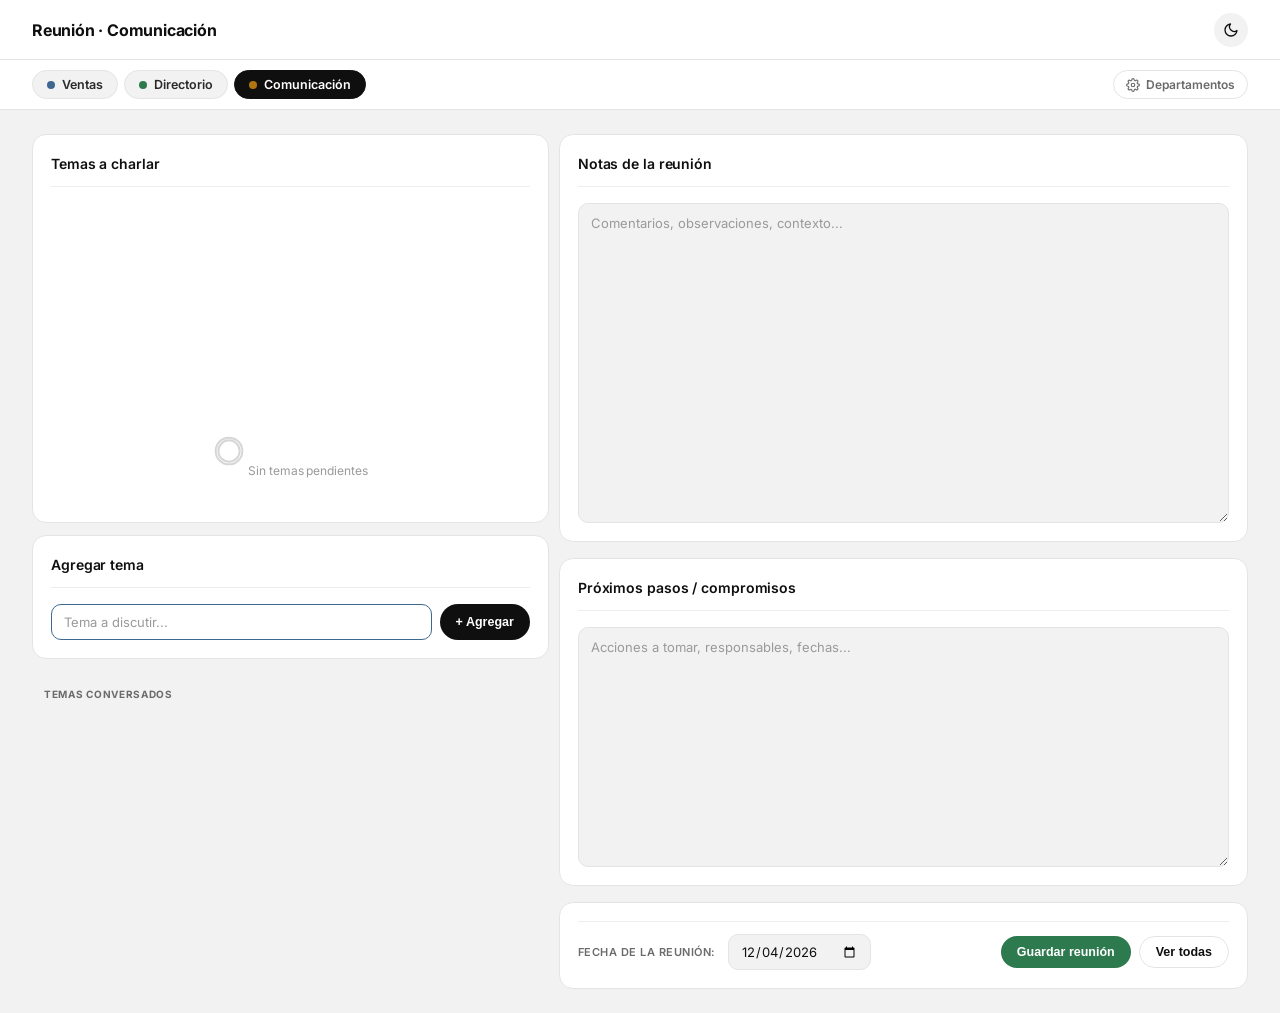
<file: index.html>
<!DOCTYPE html>
<html lang="es" data-theme="light">
<head>
    <meta charset="UTF-8">
    <meta name="viewport" content="width=device-width, initial-scale=1.0">
    <title>Dashboard Reuniones · Luctron</title>

    <!-- Pre-paint del tema (evita flash en dark mode) -->
    <script>
    (function () {
        try {
            var t = localStorage.getItem('lumi-reunion.theme');
            if (!t) t = window.matchMedia('(prefers-color-scheme: dark)').matches ? 'dark' : 'light';
            document.documentElement.setAttribute('data-theme', t);
        } catch (e) {
            document.documentElement.setAttribute('data-theme', 'light');
        }
    })();
    </script>

    <link rel="preconnect" href="https://fonts.googleapis.com">
    <link rel="preconnect" href="https://fonts.gstatic.com" crossorigin>
    <link href="https://fonts.googleapis.com/css2?family=Inter:wght@400;500;600;700&display=swap" rel="stylesheet">

    <style>
        /* === CSS Variables (LUMI Design System) === */
        :root {
            /* Paleta principal */
            --c-dark:           #000000;
            --c-midnight:       #0F0F0F;
            --c-deep-blue:      #0C2136;
            --c-misty-blue:     #3E688F;
            --c-white:          #FFFFFF;
            --c-light-gray:     #E8E8E8;
            --c-medium-gray:    #B0B0B0;

            /* Superficies (LIGHT) */
            --bg:               #F2F2F2;
            --surface:          #FFFFFF;
            --surface-2:        #FAFAFA;
            --surface-hover:    #F6F6F6;
            --feature-bg:       var(--c-deep-blue);

            --border:           #E4E4E4;
            --border-soft:      #EDEDED;
            --border-strong:    #D8D8D8;

            --text:             #0F0F0F;
            --text-2:           #2A2A2A;
            --muted:            #6B6B6B;
            --muted-2:          #9A9A9A;
            --on-dark:          #FFFFFF;
            --on-dark-muted:    #B7C3D1;

            --accent:           var(--c-deep-blue);
            --accent-2:         var(--c-misty-blue);
            --accent-soft:      #ECF1F7;

            /* Status */
            --verde:            #2E7A4F;
            --verde-bg:         #E8F4ED;
            --verde-border:     #B8DCC4;
            --rojo:             #B33B3A;
            --rojo-bg:          #FDECEC;
            --rojo-border:      #F5C9C8;

            /* Tipografía */
            --font: "Inter", ui-sans-serif, -apple-system, BlinkMacSystemFont,
                    "Segoe UI", Roboto, "Helvetica Neue", Arial, sans-serif;

            /* Layout */
            --radius:           14px;
            --radius-sm:        10px;
            --radius-xs:        6px;
            --pill:             999px;
        }

        [data-theme="dark"] {
            --bg:               #0A0A0A;
            --surface:          #131313;
            --surface-2:        #181818;
            --surface-hover:    #1E1E1E;

            --border:           #262626;
            --border-soft:      #1F1F1F;
            --border-strong:    #333333;

            --text:             #F5F5F5;
            --text-2:           #D6D6D6;
            --muted:            #8B8B8B;
            --muted-2:          #5F5F5F;

            --accent:           var(--c-misty-blue);
            --accent-2:         #5C8AB5;
            --accent-soft:      #14233A;

            --verde:            #62B689;
            --verde-bg:         rgba(46, 122, 79, .16);
            --rojo:             #E07D7C;
            --rojo-bg:          rgba(179, 59, 58, .16);
            --rojo-border:      rgba(179, 59, 58, .35);
        }

        /* === Reset & Base === */
        * { box-sizing: border-box; }
        html, body { margin: 0; padding: 0; height: 100%; }

        body {
            background: var(--bg);
            color: var(--text);
            font-family: var(--font);
            font-size: 13.5px;
            line-height: 1.5;
            -webkit-font-smoothing: antialiased;
            -moz-osx-font-smoothing: grayscale;
            letter-spacing: -0.005em;
            transition: background-color .15s, color .15s;
        }

        /* === Layout Principal === */
        .app-container {
            display: grid;
            grid-template-columns: 1fr;
            grid-template-rows: 60px 1fr;
            min-height: 100vh;
        }

        .topbar {
            background: var(--surface);
            border-bottom: 1px solid var(--border);
            padding: 0 32px;
            display: flex;
            align-items: center;
            justify-content: space-between;
            position: sticky;
            top: 0;
            z-index: 50;
        }

        .topbar-title {
            font-size: 16px;
            font-weight: 700;
            color: var(--text);
            letter-spacing: -0.2px;
        }

        .topbar-actions {
            display: flex;
            align-items: center;
            gap: 12px;
        }

        .theme-toggle {
            width: 34px;
            height: 34px;
            border-radius: 50%;
            background: var(--bg);
            border: none;
            display: flex;
            align-items: center;
            justify-content: center;
            cursor: pointer;
            transition: background-color .12s;
        }

        .theme-toggle:hover {
            background: var(--surface-hover);
        }

        .theme-toggle svg {
            width: 16px;
            height: 16px;
            stroke: currentColor;
            color: var(--text);
        }

        .theme-toggle .icon-sun { display: none; }
        .theme-toggle .icon-moon { display: block; }
        [data-theme="dark"] .theme-toggle .icon-sun { display: block; }
        [data-theme="dark"] .theme-toggle .icon-moon { display: none; }

        /* === Main Content === */
        .app-main {
            padding: 24px 32px;
            overflow-y: auto;
        }

        .layout-2col {
            display: grid;
            grid-template-columns: minmax(320px, 0.75fr) 1fr;
            gap: 10px;
            max-width: 1600px;
            margin: 0 auto;
        }

        @media (max-width: 768px) {
            .layout-2col {
                grid-template-columns: 1fr;
            }
        }

        /* === Card === */
        .card {
            background: var(--surface);
            border: 1px solid var(--border);
            border-radius: var(--radius);
            padding: 18px;
            transition: border-color .12s;
            display: flex;
            flex-direction: column;
            height: fit-content;
        }

        .card-header {
            display: flex;
            align-items: center;
            justify-content: space-between;
            margin-bottom: 16px;
            padding-bottom: 12px;
            border-bottom: 1px solid var(--border-soft);
        }

        .card-title {
            font-size: 14px;
            font-weight: 600;
            color: var(--text);
            letter-spacing: -0.1px;
        }

        .card-body {
            display: flex;
            flex-direction: column;
            gap: 8px;
        }

        /* === Temas List === */
        .temas-section {
            display: flex;
            flex-direction: column;
            gap: 12px;
        }

        .temas-list {
            display: flex;
            flex-direction: column;
            gap: 6px;
            min-height: 200px;
        }

        .tema-item {
            display: flex;
            align-items: center;
            gap: 10px;
            padding: 10px 12px;
            background: var(--surface-2);
            border: 1px solid var(--border-soft);
            border-radius: var(--radius-sm);
            cursor: grab;
            transition: background-color .12s, border-color .12s;
            user-select: none;
            -webkit-user-drag: none;
            touch-action: none;
        }

        .tema-item:hover {
            background: var(--surface-hover);
            border-color: var(--border-strong);
        }

        /* Item original mientras se arrastra su clon */
        .tema-item.drag-source {
            opacity: 0.35;
        }

        /* Clon flotante que sigue al cursor */
        .drag-clone {
            position: fixed;
            z-index: 1000;
            pointer-events: none;
            margin: 0;
            cursor: grabbing;
            box-shadow: 0 12px 28px rgba(0,0,0,0.18);
            background: var(--surface);
        }

        /* Línea indicadora de dónde se va a soltar */
        .drag-placeholder {
            height: 2px;
            background: var(--accent-2);
            border-radius: 2px;
            margin: 1px 0;
            flex-shrink: 0;
        }

        /* Lista resaltada como zona de drop activa */
        .temas-list.list-drop-active {
            outline: 2px dashed var(--accent-2);
            outline-offset: 4px;
            border-radius: var(--radius-sm);
        }

        /* Campo de texto resaltado al arrastrar un tema encima */
        textarea.campo-drop-active {
            outline: 2px dashed var(--accent-2);
            outline-offset: 2px;
            background: var(--surface) !important;
            border-color: var(--accent-2) !important;
        }

        body.dragging-active {
            cursor: grabbing;
            user-select: none;
        }

        .tema-item.conversado {
            opacity: 0.6;
        }

        .tema-item.conversado .tema-text {
            text-decoration: line-through;
            color: var(--muted);
        }

        .tema-checkbox {
            width: 18px;
            height: 18px;
            cursor: pointer;
            accent-color: var(--verde);
        }

        .tema-text {
            flex: 1;
            font-size: 13px;
            color: var(--text-2);
            transition: all .12s;
        }

        .tema-remove {
            width: 24px;
            height: 24px;
            background: transparent;
            border: none;
            color: var(--muted);
            cursor: pointer;
            padding: 4px;
            border-radius: var(--radius-xs);
            transition: all .12s;
            display: flex;
            align-items: center;
            justify-content: center;
        }

        .tema-remove:hover {
            background: var(--rojo-bg);
            color: var(--rojo);
        }

        .rojo { --rojo: #B33B3A; --rojo-bg: #FDECEC; }

        /* === Input Nuevo Tema === */
        .nuevo-tema-input-wrapper {
            display: flex;
            gap: 8px;
        }

        .nuevo-tema-input-wrapper input {
            flex: 1;
            min-width: 0;
        }

        input[type="text"], textarea {
            padding: 9px 12px;
            background: var(--bg);
            border: 1px solid var(--border);
            border-radius: var(--radius-sm);
            color: var(--text);
            font-size: 13px;
            font-family: inherit;
            transition: border-color .12s, background .12s;
        }

        input[type="text"]::placeholder, textarea::placeholder {
            color: var(--muted-2);
        }

        #notasTextarea, #proximosTextarea {
            width: 100%;
            resize: vertical;
            line-height: 1.55;
        }
        #notasTextarea { min-height: 320px; }
        #proximosTextarea { min-height: 240px; }

        input[type="text"]:focus, textarea:focus {
            outline: none;
            background: var(--surface);
            border-color: var(--accent-2);
        }

        .input-container {
            flex: 1;
        }

        /* === Botones === */
        .btn {
            border: none;
            border-radius: var(--pill);
            padding: 8px 16px;
            font-size: 12.5px;
            font-weight: 600;
            cursor: pointer;
            transition: all .12s;
            white-space: nowrap;
        }

        .btn-primary {
            background: var(--c-midnight);
            color: var(--c-white);
        }

        .btn-primary:hover {
            background: var(--c-dark);
        }

        [data-theme="dark"] .btn-primary {
            background: var(--c-misty-blue);
        }

        .btn-secondary {
            background: transparent;
            color: var(--text);
            border: 1px solid var(--border);
        }

        .btn-secondary:hover {
            border-color: var(--border-strong);
            background: var(--surface-hover);
        }

        /* === Notas === */
        .notas-container {
            display: flex;
            flex-direction: column;
            gap: 16px;
        }

        .notas-editor textarea {
            width: 100%;
            min-height: 200px;
            resize: vertical;
            padding: 12px;
            font-size: 13px;
        }

        .editor-toolbar {
            display: flex;
            gap: 8px;
            padding: 12px;
            background: var(--surface-2);
            border-radius: var(--radius-sm);
            border-bottom: 1px solid var(--border-soft);
            font-size: 11px;
            color: var(--muted);
            flex-wrap: wrap;
        }

        .editor-toolbar strong {
            font-weight: 600;
            color: var(--text);
        }

        /* === Fecha === */
        .fecha-section {
            display: flex;
            align-items: center;
            gap: 12px;
            padding-top: 12px;
            border-top: 1px solid var(--border-soft);
        }

        .fecha-label {
            font-size: 11px;
            font-weight: 600;
            text-transform: uppercase;
            letter-spacing: 0.5px;
            color: var(--muted);
        }

        input[type="date"] {
            padding: 8px 12px;
            background: var(--bg);
            border: 1px solid var(--border);
            border-radius: var(--radius-sm);
            color: var(--text);
            font-size: 13px;
            font-family: inherit;
        }

        /* === Empty State === */
        .empty-state {
            text-align: center;
            padding: 24px 12px;
            color: var(--muted-2);
            font-size: 12px;
        }

        .empty-state svg {
            width: 32px;
            height: 32px;
            margin-bottom: 8px;
            opacity: 0.4;
        }

        /* === Section Label === */
        .section-label {
            font-size: 10px;
            font-weight: 700;
            text-transform: uppercase;
            letter-spacing: 0.7px;
            color: var(--muted);
            margin-top: 16px;
            margin-bottom: 8px;
            padding: 0 12px;
        }

        /* === Barra de departamentos === */
        .dept-bar {
            display: flex; align-items: center; gap: 10px;
            padding: 10px 32px; background: var(--surface);
            border-bottom: 1px solid var(--border); flex-wrap: wrap;
        }
        .dept-tabs { display: flex; gap: 6px; flex-wrap: wrap; flex: 1; }
        .dept-tab {
            display: inline-flex; align-items: center; gap: 7px;
            padding: 6px 14px; border-radius: var(--pill);
            background: var(--bg); border: 1px solid var(--border);
            color: var(--text-2); font-size: 12.5px; font-weight: 600;
            font-family: inherit; cursor: pointer; transition: all .12s;
        }
        .dept-tab:hover { border-color: var(--border-strong); }
        .dept-tab.active { background: var(--c-midnight); color: #fff; border-color: var(--c-midnight); }
        [data-theme="dark"] .dept-tab.active { background: var(--c-misty-blue); border-color: var(--c-misty-blue); }
        .dept-dot { width: 8px; height: 8px; border-radius: 50%; flex-shrink: 0; }
        .dept-manage {
            display: inline-flex; align-items: center; gap: 6px;
            padding: 6px 12px; border-radius: var(--pill);
            background: transparent; border: 1px solid var(--border);
            color: var(--muted); font-size: 12px; font-weight: 600;
            font-family: inherit; cursor: pointer; transition: all .12s;
        }
        .dept-manage:hover { color: var(--text); border-color: var(--border-strong); background: var(--surface-hover); }

        /* === Acciones de fecha === */
        .fecha-actions { display: flex; gap: 8px; margin-left: auto; flex-wrap: wrap; }
        .btn-save { background: var(--verde); color: #fff; }
        .btn-save:hover { background: #256640; }

        /* === Modales === */
        .modal { position: fixed; inset: 0; z-index: 200; display: none; }
        .modal.open { display: block; }
        .modal-backdrop { position: absolute; inset: 0; background: rgba(0,0,0,.5); backdrop-filter: blur(3px); }
        .modal-window {
            position: relative; margin: 6vh auto; width: min(94vw, 540px);
            background: var(--surface); border: 1px solid var(--border);
            border-radius: var(--radius); box-shadow: 0 16px 48px rgba(0,0,0,.25);
            max-height: 86vh; display: flex; flex-direction: column;
        }
        .modal-window-lg { width: min(94vw, 720px); }
        .modal-header {
            display: flex; align-items: center; justify-content: space-between;
            padding: 16px 22px; border-bottom: 1px solid var(--border-soft);
            font-size: 15px; font-weight: 700;
        }
        .modal-x { background: 0; border: 0; font-size: 22px; line-height: 1; color: var(--muted); cursor: pointer; }
        .modal-x:hover { color: var(--text); }
        .modal-body { padding: 18px 22px 22px; overflow-y: auto; }
        .modal-actions { display: flex; justify-content: flex-end; gap: 8px; margin-top: 18px; }
        #nombreReunionInput { width: 100%; }
        .modal-check { display: flex; align-items: center; gap: 9px; margin-top: 14px; font-size: 12.5px; color: var(--text-2); cursor: pointer; }
        .modal-check input { width: 16px; height: 16px; cursor: pointer; accent-color: var(--verde); flex-shrink: 0; }

        .deptos-lista { display: flex; flex-direction: column; gap: 8px; margin-bottom: 6px; }
        .depto-row { display: flex; align-items: center; gap: 10px; }
        .depto-row .dept-dot { width: 10px; height: 10px; }
        .depto-row input { flex: 1; }
        .depto-row .btn-icon { background: transparent; border: 0; color: var(--muted); cursor: pointer; padding: 6px 9px; border-radius: var(--radius-xs); font-size: 16px; line-height: 1; }
        .depto-row .btn-icon:hover { color: var(--rojo); background: var(--rojo-bg); }
        .dept-add-row { display: flex; gap: 8px; padding-top: 14px; margin-top: 12px; border-top: 1px solid var(--border-soft); }
        .dept-add-row input { flex: 1; }

        .hist-toolbar { display: flex; align-items: center; justify-content: space-between; gap: 10px; margin-bottom: 16px; padding-bottom: 12px; border-bottom: 1px solid var(--border-soft); }
        .hist-toolbar .sel-info { display: inline-flex; align-items: center; gap: 8px; font-size: 12.5px; color: var(--muted); cursor: pointer; }
        .btn-danger { background: var(--rojo-bg); color: var(--rojo); border: 1px solid var(--rojo-border); border-radius: var(--pill); padding: 7px 14px; font-size: 12px; font-weight: 600; font-family: inherit; cursor: pointer; transition: all .12s; }
        .btn-danger:hover { background: var(--rojo); color: #fff; }
        .btn-danger[disabled] { opacity: .4; cursor: default; }
        .btn-danger[disabled]:hover { background: var(--rojo-bg); color: var(--rojo); }
        .hist-check { width: 16px; height: 16px; cursor: pointer; accent-color: var(--rojo); flex-shrink: 0; }

        .hist-grupo { margin-bottom: 18px; }
        .hist-grupo-tit { display: flex; align-items: center; gap: 8px; font-size: 11px; font-weight: 700; text-transform: uppercase; letter-spacing: .6px; color: var(--muted); margin-bottom: 8px; }
        .hist-count { background: var(--accent-soft); color: var(--accent); border-radius: var(--pill); padding: 1px 8px; font-size: 10.5px; }
        .hist-item { border: 1px solid var(--border); border-radius: var(--radius-sm); margin-bottom: 8px; overflow: hidden; }
        .hist-item-head { display: flex; align-items: center; gap: 12px; padding: 10px 14px; cursor: pointer; }
        .hist-item-head:hover { background: var(--surface-hover); }
        .hist-fecha { font-weight: 700; color: var(--text); font-size: 13px; }
        .hist-when { font-size: 11px; color: var(--muted-2); }
        .hist-del { margin-left: auto; background: transparent; border: 0; color: var(--muted); cursor: pointer; font-size: 18px; line-height: 1; padding: 2px 8px; border-radius: var(--radius-xs); }
        .hist-del:hover { color: var(--rojo); background: var(--rojo-bg); }
        .hist-detalle { display: none; padding: 6px 14px 14px; border-top: 1px solid var(--border-soft); font-size: 12.5px; }
        .hist-item.open .hist-detalle { display: block; }
        .hist-detalle h4 { font-size: 10.5px; text-transform: uppercase; letter-spacing: .5px; color: var(--muted); margin: 10px 0 4px; }
        .hist-detalle ul { margin: 0; padding-left: 18px; color: var(--text-2); }
        .hist-detalle p { margin: 0; white-space: pre-wrap; color: var(--text-2); }
        .hist-share { display: flex; gap: 8px; margin-top: 16px; padding-top: 12px; border-top: 1px solid var(--border-soft); flex-wrap: wrap; }
        .btn-share { display: inline-flex; align-items: center; gap: 6px; padding: 6px 12px; border-radius: var(--pill); font-size: 11.5px; font-weight: 600; font-family: inherit; cursor: pointer; border: 1px solid var(--border); background: var(--surface); color: var(--text-2); transition: all .12s; }
        .btn-share:hover { border-color: var(--border-strong); background: var(--surface-hover); }
        .btn-share svg { width: 14px; height: 14px; }
        .btn-share.wa:hover { border-color: #25D366; color: #1a8a45; }
        .btn-share.pdf:hover { border-color: var(--accent-2); color: var(--accent); }

        .toast { position: fixed; bottom: 20px; right: 20px; background: var(--c-midnight); color: #fff; padding: 12px 20px; border-radius: var(--radius-sm); font-size: 13px; font-weight: 600; z-index: 1000; box-shadow: 0 12px 28px rgba(0,0,0,.18); opacity: 0; transform: translateY(16px); transition: all .2s; pointer-events: none; }
        .toast.show { opacity: 1; transform: translateY(0); }
        .toast.success { background: var(--verde); }
        .toast.error { background: var(--rojo); }

        /* === Responsive === */
        @media (max-width: 768px) {
            .app-main {
                padding: 16px;
            }

            .topbar {
                padding: 0 16px;
            }

            .dept-bar { padding: 10px 16px; }

            .layout-2col {
                gap: 16px;
            }
        }
        @media (max-width: 600px) {
            .fecha-section { flex-wrap: wrap; }
            .fecha-actions { margin-left: 0; }
        }
    </style>
</head>
<body>
    <div class="app-container">
        <!-- TOPBAR -->
        <header class="topbar">
            <span class="topbar-title" id="topbarTitle">Reunión</span>
            <div class="topbar-actions">
                <button class="theme-toggle" id="themeToggle" aria-label="Cambiar tema">
                    <svg class="icon-sun" viewBox="0 0 24 24" fill="none" stroke="currentColor" stroke-width="2" stroke-linecap="round" stroke-linejoin="round">
                        <circle cx="12" cy="12" r="5"></circle>
                        <line x1="12" y1="1" x2="12" y2="3"></line>
                        <line x1="12" y1="21" x2="12" y2="23"></line>
                        <line x1="4.22" y1="4.22" x2="5.64" y2="5.64"></line>
                        <line x1="18.36" y1="18.36" x2="19.78" y2="19.78"></line>
                        <line x1="1" y1="12" x2="3" y2="12"></line>
                        <line x1="21" y1="12" x2="23" y2="12"></line>
                        <line x1="4.22" y1="19.78" x2="5.64" y2="18.36"></line>
                        <line x1="18.36" y1="5.64" x2="19.78" y2="4.22"></line>
                    </svg>
                    <svg class="icon-moon" viewBox="0 0 24 24" fill="none" stroke="currentColor" stroke-width="2" stroke-linecap="round" stroke-linejoin="round">
                        <path d="M21 12.79A9 9 0 1 1 11.21 3 7 7 0 0 0 21 12.79z"></path>
                    </svg>
                </button>
            </div>
        </header>

        <!-- BARRA DE DEPARTAMENTOS -->
        <nav class="dept-bar">
            <div class="dept-tabs" id="deptTabs"></div>
            <button class="dept-manage" id="deptManageBtn" title="Administrar departamentos">
                <svg viewBox="0 0 24 24" fill="none" stroke="currentColor" stroke-width="2" stroke-linecap="round" stroke-linejoin="round" style="width:14px;height:14px">
                    <circle cx="12" cy="12" r="3"></circle>
                    <path d="M19.4 15a1.65 1.65 0 0 0 .33 1.82l.06.06a2 2 0 1 1-2.83 2.83l-.06-.06a1.65 1.65 0 0 0-1.82-.33 1.65 1.65 0 0 0-1 1.51V21a2 2 0 0 1-4 0v-.09A1.65 1.65 0 0 0 9 19.4a1.65 1.65 0 0 0-1.82.33l-.06.06a2 2 0 1 1-2.83-2.83l.06-.06a1.65 1.65 0 0 0 .33-1.82 1.65 1.65 0 0 0-1.51-1H3a2 2 0 0 1 0-4h.09A1.65 1.65 0 0 0 4.6 9a1.65 1.65 0 0 0-.33-1.82l-.06-.06a2 2 0 1 1 2.83-2.83l.06.06a1.65 1.65 0 0 0 1.82.33H9a1.65 1.65 0 0 0 1-1.51V3a2 2 0 0 1 4 0v.09a1.65 1.65 0 0 0 1 1.51 1.65 1.65 0 0 0 1.82-.33l.06-.06a2 2 0 1 1 2.83 2.83l-.06.06a1.65 1.65 0 0 0-.33 1.82V9a1.65 1.65 0 0 0 1.51 1H21a2 2 0 0 1 0 4h-.09a1.65 1.65 0 0 0-1.51 1z"></path>
                </svg>
                Departamentos
            </button>
        </nav>

        <!-- MAIN CONTENT -->
        <main class="app-main">
            <div class="layout-2col">
                <!-- COLUMNA IZQUIERDA: TEMAS -->
                <div class="temas-section">
                    <div class="card">
                        <div class="card-header">
                            <span class="card-title">Temas a charlar</span>
                        </div>
                        <div class="card-body">
                            <div id="temasACharlar" class="temas-list"></div>
                            <div class="empty-state" id="emptyStateCharlar" style="display: none;">
                                <svg viewBox="0 0 24 24" fill="none" stroke="currentColor" stroke-width="1.5">
                                    <path d="M12 2C6.48 2 2 6.48 2 12s4.48 10 10 10 10-4.48 10-10S17.52 2 12 2zm0 18c-4.42 0-8-3.58-8-8s3.58-8 8-8 8 3.58 8 8-3.58 8-8 8z"></path>
                                </svg>
                                Sin temas pendientes
                            </div>
                        </div>
                    </div>

                    <div class="card">
                        <div class="card-header">
                            <span class="card-title">Agregar tema</span>
                        </div>
                        <div class="card-body">
                            <div class="nuevo-tema-input-wrapper">
                                <input type="text" id="nuevoTemaInput" placeholder="Tema a discutir..." />
                                <button class="btn btn-primary" id="agregarTemaBtn">+ Agregar</button>
                            </div>
                        </div>
                    </div>

                    <div class="section-label">Temas conversados</div>
                    <div id="temasConversados" class="temas-list" style="opacity: 0.6;"></div>
                </div>

                <!-- COLUMNA DERECHA: NOTAS -->
                <div class="notas-container">
                    <div class="card">
                        <div class="card-header">
                            <span class="card-title">Notas de la reunión</span>
                        </div>
                        <div class="card-body">
                            <textarea id="notasTextarea" placeholder="Comentarios, observaciones, contexto..."></textarea>
                        </div>
                    </div>

                    <div class="card">
                        <div class="card-header">
                            <span class="card-title">Próximos pasos / compromisos</span>
                        </div>
                        <div class="card-body">
                            <textarea id="proximosTextarea" placeholder="Acciones a tomar, responsables, fechas..."></textarea>
                        </div>
                    </div>

                    <div class="card">
                        <div class="fecha-section">
                            <span class="fecha-label">Fecha de la reunión:</span>
                            <input type="date" id="fechaReunion" />
                            <div class="fecha-actions">
                                <button class="btn btn-save" id="guardarReunionBtn">Guardar reunión</button>
                                <button class="btn btn-secondary" id="verTodasBtn">Ver todas</button>
                            </div>
                        </div>
                    </div>
                </div>
            </div>
        </main>
    </div>

    <!-- MODAL: Administrar departamentos -->
    <div class="modal" id="modalDeptos">
        <div class="modal-backdrop" data-close></div>
        <div class="modal-window">
            <div class="modal-header"><span>Administrar departamentos</span><button class="modal-x" data-close>&times;</button></div>
            <div class="modal-body">
                <div id="deptosLista" class="deptos-lista"></div>
                <div class="dept-add-row">
                    <input type="text" id="nuevoDeptoInput" placeholder="Nuevo departamento..." />
                    <button class="btn btn-primary" id="agregarDeptoBtn">+ Agregar</button>
                </div>
            </div>
        </div>
    </div>

    <!-- MODAL: Historial de reuniones -->
    <div class="modal" id="modalHistorial">
        <div class="modal-backdrop" data-close></div>
        <div class="modal-window modal-window-lg">
            <div class="modal-header"><span>Reuniones guardadas</span><button class="modal-x" data-close>&times;</button></div>
            <div class="modal-body" id="histContenido"></div>
        </div>
    </div>

    <!-- MODAL: Guardar reunión (nombre) -->
    <div class="modal" id="modalGuardar">
        <div class="modal-backdrop" data-close></div>
        <div class="modal-window" style="width:min(94vw,440px)">
            <div class="modal-header"><span>Guardar reunión</span><button class="modal-x" data-close>&times;</button></div>
            <div class="modal-body">
                <label class="fecha-label" for="nombreReunionInput" style="display:block;margin-bottom:8px">Nombre de la reunión (opcional)</label>
                <input type="text" id="nombreReunionInput" placeholder="Ej: Reunión semanal, Cierre de mes..." />
                <label class="modal-check" for="mantenerProximosCheck">
                    <input type="checkbox" id="mantenerProximosCheck" />
                    <span>Mantener los próximos pasos para la próxima reunión</span>
                </label>
                <div class="modal-actions">
                    <button class="btn btn-secondary" data-close>Cancelar</button>
                    <button class="btn btn-save" id="confirmarGuardarBtn">Guardar</button>
                </div>
            </div>
        </div>
    </div>

    <div class="toast" id="toast"></div>

    <script>
        // === Modelo de estado (multi-departamento) ===
        const STORAGE_KEY = 'lumi-reunion-v2';
        const PALETA = ['#3E688F', '#2E7A4F', '#B07410', '#6d4aad', '#B33B3A', '#0C2136'];

        function hoy() { return new Date().toISOString().split('T')[0]; }
        function nuevoDepto() { return { temas: [], notas: '', proximos: '', fecha: hoy() }; }

        function estadoInicial() {
            return {
                departamentos: [
                    { id: 'ventas',       nombre: 'Ventas',       color: '#3E688F' },
                    { id: 'directorio',   nombre: 'Directorio',   color: '#2E7A4F' },
                    { id: 'comunicacion', nombre: 'Comunicación', color: '#B07410' }
                ],
                deptoActivo: 'comunicacion',
                porDepto: { ventas: nuevoDepto(), directorio: nuevoDepto(), comunicacion: nuevoDepto() },
                reuniones: []
            };
        }

        let state = estadoInicial();

        // === Elementos DOM ===
        const temasACharlarEl = document.getElementById('temasACharlar');
        const temasConversadosEl = document.getElementById('temasConversados');
        const emptyStateCharlarEl = document.getElementById('emptyStateCharlar');
        const notasTextarea = document.getElementById('notasTextarea');
        const proximosTextarea = document.getElementById('proximosTextarea');
        const fechaInput = document.getElementById('fechaReunion');
        const nuevoTemaInput = document.getElementById('nuevoTemaInput');
        const agregarTemaBtn = document.getElementById('agregarTemaBtn');
        const themeToggle = document.getElementById('themeToggle');
        const topbarTitle = document.getElementById('topbarTitle');
        const deptTabsEl = document.getElementById('deptTabs');

        // Datos del departamento activo
        function dd() { return state.porDepto[state.deptoActivo]; }
        function deptoActivoObj() { return state.departamentos.find(d => d.id === state.deptoActivo) || state.departamentos[0]; }

        // === Persistencia ===
        function guardarDatos() {
            try { localStorage.setItem(STORAGE_KEY, JSON.stringify(state)); }
            catch (e) { console.warn('No se pudo guardar en localStorage', e); }
        }

        function normalizar() {
            if (!Array.isArray(state.departamentos) || !state.departamentos.length) state.departamentos = estadoInicial().departamentos;
            if (!state.porDepto || typeof state.porDepto !== 'object') state.porDepto = {};
            state.departamentos.forEach(d => { if (!state.porDepto[d.id]) state.porDepto[d.id] = nuevoDepto(); });
            if (!Array.isArray(state.reuniones)) state.reuniones = [];
            if (!state.porDepto[state.deptoActivo]) state.deptoActivo = state.departamentos[0].id;
            Object.values(state.porDepto).forEach(dp => {
                if (!Array.isArray(dp.temas)) dp.temas = [];
                dp.temas.forEach(t => { if (t.id == null) t.id = Date.now() + Math.random(); });
            });
        }

        function cargarDatos() {
            try {
                const nuevo = localStorage.getItem(STORAGE_KEY);
                if (nuevo) { state = JSON.parse(nuevo); normalizar(); return; }
                // Migrar formato viejo (una sola reunión, era de Comunicación)
                const viejo = localStorage.getItem('lumi-reunion-data');
                if (viejo) {
                    const p = JSON.parse(viejo);
                    state.porDepto.comunicacion = {
                        temas: p.temas || [], notas: p.notas || '', proximos: p.proximos || '', fecha: p.fecha || hoy()
                    };
                    state.deptoActivo = 'comunicacion';
                }
                normalizar();
            } catch (e) { console.warn('Error cargando datos', e); normalizar(); }
        }

        // === Render ===
        function crearTemaItem(tema) {
            const li = document.createElement('div');
            li.className = 'tema-item' + (tema.conversado ? ' conversado' : '');
            li.dataset.id = tema.id;
            li.innerHTML = `
                <input type="checkbox" class="tema-checkbox" ${tema.conversado ? 'checked' : ''} />
                <span class="tema-text">${escapeHtml(tema.texto)}</span>
                <button class="tema-remove" aria-label="Eliminar">
                    <svg viewBox="0 0 24 24" fill="none" stroke="currentColor" stroke-width="2" stroke-linecap="round" stroke-linejoin="round" style="width: 16px; height: 16px;">
                        <line x1="18" y1="6" x2="6" y2="18"></line>
                        <line x1="6" y1="6" x2="18" y2="18"></line>
                    </svg>
                </button>
            `;

            // Checkbox: mover entre listas
            li.querySelector('.tema-checkbox').addEventListener('change', (e) => {
                tema.conversado = e.target.checked;
                guardarDatos();
                renderTemas();
            });

            // Eliminar
            li.querySelector('.tema-remove').addEventListener('click', () => {
                dd().temas = dd().temas.filter(t => t.id !== tema.id);
                guardarDatos();
                renderTemas();
            });

            // Iniciar arrastre con pointer events
            li.addEventListener('pointerdown', (e) => iniciarArrastre(e, tema, li));

            return li;
        }

        function renderTemas() {
            temasACharlarEl.innerHTML = '';
            temasConversadosEl.innerHTML = '';

            const temasActivos = dd().temas.filter(t => !t.conversado);
            const temasCompletos = dd().temas.filter(t => t.conversado);

            emptyStateCharlarEl.style.display = temasActivos.length === 0 ? 'block' : 'none';

            temasActivos.forEach(tema => temasACharlarEl.appendChild(crearTemaItem(tema)));
            temasCompletos.forEach(tema => temasConversadosEl.appendChild(crearTemaItem(tema)));
        }

        // === Drag & Drop con Pointer Events (robusto, sirve en desktop y táctil) ===
        let drag = null;
        const DRAG_THRESHOLD = 5;

        // Kill switch global: jamás dejamos que arranque el drag NATIVO del navegador.
        // El drag nativo dispara 'dragstart' y CORTA los pointer events (pointerup nunca
        // llega), que era exactamente la causa del bug. Cancelándolo, los pointer events
        // siguen fluyendo y nuestro drag funciona siempre.
        document.addEventListener('dragstart', (e) => e.preventDefault());

        function iniciarArrastre(e, tema, itemEl) {
            // Solo botón primario; ignorar clicks en checkbox o botón eliminar
            if (e.button !== 0) return;
            if (e.target.closest('.tema-checkbox') || e.target.closest('.tema-remove')) return;

            // Evita que el navegador inicie una selección de texto al arrastrar
            e.preventDefault();

            // Captura el puntero para garantizar que pointermove/pointerup lleguen
            // aunque el cursor salga del elemento o de la ventana.
            try { itemEl.setPointerCapture(e.pointerId); } catch (err) {}

            const rect = itemEl.getBoundingClientRect();
            drag = {
                tema,
                itemEl,
                pointerId: e.pointerId,
                startX: e.clientX,
                startY: e.clientY,
                offsetX: e.clientX - rect.left,
                offsetY: e.clientY - rect.top,
                width: rect.width,
                started: false,
                clone: null,
                placeholder: null
            };
        }

        function comenzarArrastreVisual(e) {
            drag.started = true;
            document.body.classList.add('dragging-active');

            const clone = drag.itemEl.cloneNode(true);
            clone.classList.add('drag-clone');
            clone.style.width = drag.width + 'px';
            clone.style.left = (e.clientX - drag.offsetX) + 'px';
            clone.style.top = (e.clientY - drag.offsetY) + 'px';
            document.body.appendChild(clone);
            drag.clone = clone;

            drag.itemEl.classList.add('drag-source');

            const ph = document.createElement('div');
            ph.className = 'drag-placeholder';
            drag.placeholder = ph;
        }

        function listaBajoCursor(e) {
            // Ocultar el clon para que elementFromPoint vea lo que hay debajo
            drag.clone.style.display = 'none';
            const el = document.elementFromPoint(e.clientX, e.clientY);
            drag.clone.style.display = '';

            if (el) {
                if (el.closest('#temasConversados')) return temasConversadosEl;
                if (el.closest('#temasACharlar')) return temasACharlarEl;
            }
            // Fallback: test por rectángulo (cubre zonas vacías de la lista)
            const dentro = (elem) => {
                const r = elem.getBoundingClientRect();
                return e.clientX >= r.left && e.clientX <= r.right && e.clientY >= r.top && e.clientY <= r.bottom;
            };
            if (dentro(temasConversadosEl)) return temasConversadosEl;
            if (dentro(temasACharlarEl)) return temasACharlarEl;
            return null;
        }

        function indiceDestino(listaEl, clientY) {
            const items = [...listaEl.querySelectorAll('.tema-item')].filter(x => x !== drag.itemEl);
            for (let i = 0; i < items.length; i++) {
                const r = items[i].getBoundingClientRect();
                if (clientY < r.top + r.height / 2) return { idx: i, beforeEl: items[i] };
            }
            return { idx: items.length, beforeEl: null };
        }

        // Campos de texto donde se puede soltar un tema para copiar su texto
        const CAMPOS_DESTINO = ['notasTextarea', 'proximosTextarea'];

        function campoBajoCursor(e) {
            drag.clone.style.display = 'none';
            const el = document.elementFromPoint(e.clientX, e.clientY);
            drag.clone.style.display = '';
            if (el) {
                const ta = el.closest('#notasTextarea, #proximosTextarea');
                if (ta) return ta;
            }
            // Fallback por rectángulo
            for (const id of CAMPOS_DESTINO) {
                const t = document.getElementById(id);
                if (!t) continue;
                const r = t.getBoundingClientRect();
                if (e.clientX >= r.left && e.clientX <= r.right && e.clientY >= r.top && e.clientY <= r.bottom) return t;
            }
            return null;
        }

        function limpiarResaltadoCampos() {
            CAMPOS_DESTINO.forEach(id => {
                const t = document.getElementById(id);
                if (t) t.classList.remove('campo-drop-active');
            });
        }

        function insertarTemaEnCampo(textarea, texto) {
            const actual = textarea.value;
            const sep = (actual && !actual.endsWith('\n')) ? '\n' : '';
            textarea.value = actual + sep + '• ' + texto;
            // Dispara el auto-guardado (los listeners de input ya sincronizan el estado)
            textarea.dispatchEvent(new Event('input', { bubbles: true }));
        }

        document.addEventListener('pointermove', (e) => {
            if (!drag) return;

            if (!drag.started) {
                if (Math.hypot(e.clientX - drag.startX, e.clientY - drag.startY) < DRAG_THRESHOLD) return;
                comenzarArrastreVisual(e);
            }

            drag.clone.style.left = (e.clientX - drag.offsetX) + 'px';
            drag.clone.style.top = (e.clientY - drag.offsetY) + 'px';

            temasACharlarEl.classList.remove('list-drop-active');
            temasConversadosEl.classList.remove('list-drop-active');
            limpiarResaltadoCampos();

            // Prioridad 1: ¿está sobre un campo de texto (Notas / Próximos pasos)?
            const campo = campoBajoCursor(e);
            if (campo) {
                if (drag.placeholder.parentNode) drag.placeholder.remove();
                campo.classList.add('campo-drop-active');
                return;
            }

            // Prioridad 2: ¿está sobre una de las listas?
            const lista = listaBajoCursor(e);
            if (!lista) {
                if (drag.placeholder.parentNode) drag.placeholder.remove();
                return;
            }
            lista.classList.add('list-drop-active');
            const { beforeEl } = indiceDestino(lista, e.clientY);
            if (beforeEl) lista.insertBefore(drag.placeholder, beforeEl);
            else lista.appendChild(drag.placeholder);
        });

        document.addEventListener('pointerup', (e) => {
            if (!drag) return;

            if (drag.started) {
                // Prioridad 1: soltar sobre un campo de texto → copiar el texto del tema
                const campo = campoBajoCursor(e);
                if (campo) {
                    insertarTemaEnCampo(campo, drag.tema.texto);
                    finalizarArrastre();
                } else {
                    // Prioridad 2: soltar sobre una lista → reordenar / mover a conversados
                    const lista = listaBajoCursor(e);
                    if (lista) {
                        const aConversados = (lista === temasConversadosEl);
                        const { idx } = indiceDestino(lista, e.clientY);
                        moverTema(drag.tema, aConversados, idx);
                    }
                    finalizarArrastre();
                    guardarDatos();
                    renderTemas();
                }
            } else {
                finalizarArrastre();
            }
            drag = null;
        });

        // Si el gesto se cancela (ej. touch interrumpido), limpiar sin reordenar
        document.addEventListener('pointercancel', () => {
            if (!drag) return;
            if (drag.started) finalizarArrastre();
            drag = null;
        });

        // === Diagnóstico opcional (agregar ?debug=1 a la URL) ===
        if (location.search.includes('debug')) {
            const box = document.createElement('div');
            box.style.cssText = 'position:fixed;top:8px;right:8px;z-index:99999;background:#000;color:#0f0;font:12px/1.4 monospace;padding:10px;border-radius:8px;max-width:340px;white-space:pre-wrap;pointer-events:none;box-shadow:0 4px 16px rgba(0,0,0,.5)';
            document.body.appendChild(box);
            let pd = 0, pm = 0, pu = 0, ds = 0, lastDrop = '-', capture = '-';
            const pintar = () => {
                box.textContent =
                    `pointerdown:${pd}  pointermove:${pm}  pointerup:${pu}\n` +
                    `dragstart-nativo:${ds}\n` +
                    `setPointerCapture:${capture}\n` +
                    `lista-al-soltar:${lastDrop}\n` +
                    `--- orden actual ---\n` +
                    dd().temas.map(t => (t.conversado ? '✓ ' : '• ') + t.texto).join('\n');
            };
            document.addEventListener('dragstart', () => { ds++; pintar(); }, true);
            document.addEventListener('pointerdown', (e) => {
                pd++;
                const it = e.target.closest && e.target.closest('.tema-item');
                if (it) { try { it.setPointerCapture(e.pointerId); capture = 'OK'; it.releasePointerCapture(e.pointerId); } catch (err) { capture = 'FALLO: ' + err.message; } }
                pintar();
            }, true);
            document.addEventListener('pointermove', () => { pm++; pintar(); }, true);
            document.addEventListener('pointerup', (e) => {
                pu++;
                if (drag && drag.started) {
                    const l = listaBajoCursor(e);
                    lastDrop = l === temasConversadosEl ? 'CONVERSADOS' : (l === temasACharlarEl ? 'A CHARLAR' : 'NULL (fuera)');
                } else {
                    lastDrop = 'sin-drag-activo';
                }
                setTimeout(pintar, 0);
            }, true);
            pintar();
        }

        function finalizarArrastre() {
            document.body.classList.remove('dragging-active');
            temasACharlarEl.classList.remove('list-drop-active');
            temasConversadosEl.classList.remove('list-drop-active');
            limpiarResaltadoCampos();
            if (drag.clone) drag.clone.remove();
            if (drag.placeholder && drag.placeholder.parentNode) drag.placeholder.remove();
            if (drag.itemEl) drag.itemEl.classList.remove('drag-source');
        }

        function moverTema(tema, aConversados, insertIdx) {
            let activos = dd().temas.filter(t => !t.conversado && t !== tema);
            let conversados = dd().temas.filter(t => t.conversado && t !== tema);

            tema.conversado = aConversados;
            const destino = aConversados ? conversados : activos;

            insertIdx = Math.max(0, Math.min(insertIdx, destino.length));
            destino.splice(insertIdx, 0, tema);

            dd().temas = [...activos, ...conversados];
        }

        function setupDragTargets() { /* listeners globales ya registrados arriba */ }

        // === Agregar Tema ===
        function agregarTema() {
            const texto = nuevoTemaInput.value.trim();
            if (!texto) return;

            dd().temas.push({
                id: Date.now() + Math.random(),
                texto,
                conversado: false
            });

            nuevoTemaInput.value = '';
            nuevoTemaInput.focus();
            guardarDatos();
            renderTemas();
        }

        agregarTemaBtn.addEventListener('click', agregarTema);
        nuevoTemaInput.addEventListener('keypress', (e) => {
            if (e.key === 'Enter') agregarTema();
        });

        // === Notas Auto-save (sobre el departamento activo) ===
        notasTextarea.addEventListener('input', () => {
            dd().notas = notasTextarea.value;
            guardarDatos();
        });

        proximosTextarea.addEventListener('input', () => {
            dd().proximos = proximosTextarea.value;
            guardarDatos();
        });

        fechaInput.addEventListener('change', () => {
            dd().fecha = fechaInput.value;
            guardarDatos();
        });

        // === Theme Toggle ===
        themeToggle.addEventListener('click', () => {
            const html = document.documentElement;
            const current = html.getAttribute('data-theme') || 'light';
            const next = current === 'dark' ? 'light' : 'dark';
            html.setAttribute('data-theme', next);
            try {
                localStorage.setItem('lumi-reunion.theme', next);
            } catch (e) {}
        });

        // === Utilidades ===
        function escapeHtml(text) {
            const div = document.createElement('div');
            div.textContent = text;
            return div.innerHTML;
        }

        // === Departamentos: tabs y cambio ===
        function renderTabs() {
            deptTabsEl.innerHTML = '';
            state.departamentos.forEach(dep => {
                const b = document.createElement('button');
                b.className = 'dept-tab' + (dep.id === state.deptoActivo ? ' active' : '');
                b.innerHTML = `<span class="dept-dot" style="background:${dep.color}"></span>${escapeHtml(dep.nombre)}`;
                b.addEventListener('click', () => switchDepto(dep.id));
                deptTabsEl.appendChild(b);
            });
        }

        function switchDepto(id) {
            if (!state.porDepto[id]) state.porDepto[id] = nuevoDepto();
            state.deptoActivo = id;
            guardarDatos();
            actualizarTitulo();
            renderTabs();
            sincronizarCampos();
            renderTemas();
        }

        function actualizarTitulo() { topbarTitle.textContent = 'Reunión · ' + deptoActivoObj().nombre; }

        function sincronizarCampos() {
            notasTextarea.value = dd().notas || '';
            proximosTextarea.value = dd().proximos || '';
            fechaInput.value = dd().fecha || hoy();
        }

        // === Administrar departamentos ===
        function nuevoIdDepto() { return 'd' + Date.now().toString(36) + Math.random().toString(36).slice(2, 5); }

        function renderDeptosLista() {
            const cont = document.getElementById('deptosLista');
            cont.innerHTML = '';
            state.departamentos.forEach(dep => {
                const row = document.createElement('div');
                row.className = 'depto-row';
                row.innerHTML = `<span class="dept-dot" style="background:${dep.color}"></span>
                    <input type="text" value="${escapeHtml(dep.nombre)}" />
                    <button class="btn-icon" title="Eliminar">&times;</button>`;
                const input = row.querySelector('input');
                input.addEventListener('input', () => {
                    dep.nombre = input.value;
                    guardarDatos(); renderTabs(); actualizarTitulo();
                });
                row.querySelector('.btn-icon').addEventListener('click', () => eliminarDepto(dep.id));
                cont.appendChild(row);
            });
        }

        function agregarDepto() {
            const input = document.getElementById('nuevoDeptoInput');
            const nombre = input.value.trim();
            if (!nombre) return;
            const id = nuevoIdDepto();
            const color = PALETA[state.departamentos.length % PALETA.length];
            state.departamentos.push({ id, nombre, color });
            state.porDepto[id] = nuevoDepto();
            input.value = '';
            input.focus();
            guardarDatos(); renderDeptosLista(); renderTabs();
            toast('Departamento agregado', 'success');
        }

        function eliminarDepto(id) {
            if (state.departamentos.length <= 1) { toast('Tiene que quedar al menos un departamento', 'error'); return; }
            const dep = state.departamentos.find(d => d.id === id);
            if (!confirm('¿Eliminar "' + dep.nombre + '"? Se borran sus temas pendientes (las reuniones guardadas se conservan).')) return;
            state.departamentos = state.departamentos.filter(d => d.id !== id);
            delete state.porDepto[id];
            if (state.deptoActivo === id) state.deptoActivo = state.departamentos[0].id;
            guardarDatos();
            renderDeptosLista(); renderTabs(); actualizarTitulo(); sincronizarCampos(); renderTemas();
        }

        // === Guardar reunión (backlog inteligente) ===
        function hayAlgoParaGuardar() {
            const d = dd();
            return d.temas.length || (d.notas || '').trim() || (d.proximos || '').trim();
        }

        // Paso 1: pedir el nombre (opcional) en un modal
        function pedirNombreReunion() {
            if (!hayAlgoParaGuardar()) { toast('No hay nada para guardar todavía', 'error'); return; }
            const input = document.getElementById('nombreReunionInput');
            input.value = '';
            document.getElementById('mantenerProximosCheck').checked = false;
            abrirModal('modalGuardar');
            setTimeout(() => input.focus(), 50);
        }

        // Paso 2: confirmar con el nombre escrito
        function confirmarGuardarReunion() {
            const nombre = document.getElementById('nombreReunionInput').value;
            const mantenerProximos = document.getElementById('mantenerProximosCheck').checked;
            document.getElementById('modalGuardar').classList.remove('open');
            guardarReunion(nombre, mantenerProximos);
        }

        function guardarReunion(nombre, mantenerProximos) {
            const d = dd();
            if (!hayAlgoParaGuardar()) { toast('No hay nada para guardar todavía', 'error'); return; }
            const dep = deptoActivoObj();
            state.reuniones.unshift({
                id: Date.now() + Math.random(),
                deptoId: dep.id,
                deptoNombre: dep.nombre,
                nombre: (nombre || '').trim(),
                fecha: d.fecha || hoy(),
                guardadaEl: new Date().toISOString(),
                notas: d.notas || '',
                proximos: d.proximos || '',
                temas: d.temas.map(t => ({ texto: t.texto, conversado: !!t.conversado }))
            });
            // Lo conversado se archiva; lo pendiente queda para la próxima; notas se limpian
            d.temas = d.temas.filter(t => !t.conversado);
            d.notas = '';
            if (!mantenerProximos) d.proximos = '';
            d.fecha = hoy();
            guardarDatos();
            sincronizarCampos();
            renderTemas();
            toast('Reunión guardada en ' + dep.nombre, 'success');
        }

        // === Historial de reuniones ===
        function formatFecha(s) {
            if (!s) return '';
            const d = new Date(s.length <= 10 ? s + 'T00:00:00' : s);
            if (isNaN(d.getTime())) return s;
            const p = n => String(n).padStart(2, '0');
            let out = `${p(d.getDate())}/${p(d.getMonth() + 1)}/${d.getFullYear()}`;
            if (s.length > 10) out += ` · ${p(d.getHours())}:${p(d.getMinutes())}`;
            return out;
        }

        function renderHistorial() {
            const cont = document.getElementById('histContenido');
            if (!state.reuniones.length) {
                cont.innerHTML = '<div class="empty-state">Todavía no guardaste ninguna reunión.</div>';
                return;
            }
            const grupos = {};
            state.reuniones.forEach(r => { (grupos[r.deptoId] = grupos[r.deptoId] || []).push(r); });

            // Barra de selección
            let html = `<div class="hist-toolbar">
                <label class="sel-info"><input type="checkbox" class="hist-check" id="histSelAll"> Seleccionar todas (${state.reuniones.length})</label>
                <button class="btn-danger" id="histDelSel" disabled>Eliminar seleccionadas</button>
            </div>`;

            const renderGrupo = (nombre, color, rs) => {
                html += `<div class="hist-grupo"><div class="hist-grupo-tit"><span class="dept-dot" style="background:${color || 'var(--muted)'}"></span>${escapeHtml(nombre)}<span class="hist-count">${rs.length}</span></div>`;
                rs.forEach(r => {
                    const tratados = (r.temas || []).filter(t => t.conversado);
                    const pend = (r.temas || []).filter(t => !t.conversado);
                    html += `<div class="hist-item" data-id="${r.id}">
                        <div class="hist-item-head">
                            <input type="checkbox" class="hist-check" data-sel="${r.id}" title="Seleccionar">
                            <span class="hist-fecha">${r.nombre ? escapeHtml(r.nombre) : formatFecha(r.fecha)}</span>
                            <span class="hist-when">${r.nombre ? formatFecha(r.fecha) + ' · ' : ''}guardada ${formatFecha(r.guardadaEl)}</span>
                        </div>
                        <div class="hist-detalle">
                            ${tratados.length ? `<h4>Temas tratados</h4><ul>${tratados.map(t => '<li>' + escapeHtml(t.texto) + '</li>').join('')}</ul>` : ''}
                            ${pend.length ? `<h4>Quedaron pendientes</h4><ul>${pend.map(t => '<li>' + escapeHtml(t.texto) + '</li>').join('')}</ul>` : ''}
                            <h4>Notas</h4><p>${r.notas ? escapeHtml(r.notas) : '—'}</p>
                            <h4>Próximos pasos</h4><p>${r.proximos ? escapeHtml(r.proximos) : '—'}</p>
                            <div class="hist-share">
                                <button class="btn-share wa" data-share="wa" data-id="${r.id}">
                                    <svg viewBox="0 0 24 24" fill="currentColor"><path d="M.057 24l1.687-6.163a11.867 11.867 0 0 1-1.587-5.946C.16 5.335 5.495 0 12.05 0a11.817 11.817 0 0 1 8.413 3.488 11.824 11.824 0 0 1 3.48 8.414c-.003 6.557-5.338 11.892-11.893 11.892a11.9 11.9 0 0 1-5.688-1.448L.057 24zm6.597-3.807c1.676.995 3.276 1.591 5.392 1.592 5.448 0 9.886-4.434 9.889-9.885.002-5.462-4.415-9.89-9.881-9.892-5.452 0-9.887 4.434-9.889 9.884a9.86 9.86 0 0 0 1.51 5.26l-.999 3.648 3.978-1.717z"/></svg>
                                    WhatsApp
                                </button>
                                <button class="btn-share mail" data-share="mail" data-id="${r.id}">
                                    <svg viewBox="0 0 24 24" fill="none" stroke="currentColor" stroke-width="2" stroke-linecap="round" stroke-linejoin="round"><rect x="2" y="4" width="20" height="16" rx="2"></rect><path d="m22 7-10 5L2 7"></path></svg>
                                    Email
                                </button>
                                <button class="btn-share pdf" data-share="pdf" data-id="${r.id}">
                                    <svg viewBox="0 0 24 24" fill="none" stroke="currentColor" stroke-width="2" stroke-linecap="round" stroke-linejoin="round"><path d="M21 15v4a2 2 0 0 1-2 2H5a2 2 0 0 1-2-2v-4"></path><path d="M7 10l5 5 5-5"></path><path d="M12 15V3"></path></svg>
                                    Descargar PDF
                                </button>
                            </div>
                        </div>
                    </div>`;
                });
                html += '</div>';
            };

            state.departamentos.forEach(dep => {
                if (grupos[dep.id]) { renderGrupo(dep.nombre, dep.color, grupos[dep.id]); delete grupos[dep.id]; }
            });
            // Reuniones de departamentos ya eliminados
            Object.keys(grupos).forEach(id => renderGrupo(grupos[id][0].deptoNombre || 'Archivados', null, grupos[id]));

            cont.innerHTML = html;

            const checks = () => [...cont.querySelectorAll('input[data-sel]')];
            const btnDel = document.getElementById('histDelSel');
            const selAll = document.getElementById('histSelAll');

            function actualizarBarra() {
                const sel = checks().filter(c => c.checked);
                btnDel.disabled = sel.length === 0;
                btnDel.textContent = sel.length ? `Eliminar seleccionadas (${sel.length})` : 'Eliminar seleccionadas';
                selAll.checked = sel.length > 0 && sel.length === checks().length;
            }

            // Expandir detalle al clickear la fila (salvo el checkbox)
            cont.querySelectorAll('.hist-item-head').forEach(h => {
                h.addEventListener('click', (e) => {
                    if (e.target.closest('input[data-sel]')) return;
                    h.parentNode.classList.toggle('open');
                });
            });
            checks().forEach(c => {
                c.addEventListener('click', (e) => e.stopPropagation());
                c.addEventListener('change', actualizarBarra);
            });
            selAll.addEventListener('change', () => { checks().forEach(c => c.checked = selAll.checked); actualizarBarra(); });

            btnDel.addEventListener('click', () => {
                const ids = new Set(checks().filter(c => c.checked).map(c => c.getAttribute('data-sel')));
                if (!ids.size) return;
                if (!confirm(`¿Eliminar ${ids.size} reunión(es) seleccionada(s)? No se puede deshacer.`)) return;
                state.reuniones = state.reuniones.filter(r => !ids.has(String(r.id)));
                guardarDatos();
                renderHistorial();
                toast('Reuniones eliminadas', 'success');
            });

            // Compartir cada reunión
            cont.querySelectorAll('[data-share]').forEach(b => {
                b.addEventListener('click', (e) => {
                    e.stopPropagation();
                    const r = state.reuniones.find(x => String(x.id) === b.getAttribute('data-id'));
                    if (!r) return;
                    const accion = b.getAttribute('data-share');
                    if (accion === 'wa') compartirWhatsApp(r);
                    else if (accion === 'mail') compartirEmail(r);
                    else if (accion === 'pdf') descargarPDFReunion(r);
                });
            });
        }

        // === Compartir / exportar reuniones ===
        function tituloReunion(r) {
            return (r.nombre || ('Reunión ' + formatFecha(r.fecha))) + ' — ' + r.deptoNombre;
        }

        function textoReunion(r) {
            const L = [];
            L.push('*' + (r.nombre || ('Reunión ' + formatFecha(r.fecha))) + '* — ' + r.deptoNombre);
            L.push('Fecha: ' + formatFecha(r.fecha));
            const tratados = (r.temas || []).filter(t => t.conversado);
            const pend = (r.temas || []).filter(t => !t.conversado);
            if (tratados.length) { L.push('', '*Temas tratados:*'); tratados.forEach(t => L.push('• ' + t.texto)); }
            if (pend.length) { L.push('', '*Quedaron pendientes:*'); pend.forEach(t => L.push('• ' + t.texto)); }
            if ((r.notas || '').trim()) { L.push('', '*Notas:*', r.notas.trim()); }
            if ((r.proximos || '').trim()) { L.push('', '*Próximos pasos:*', r.proximos.trim()); }
            return L.join('\n');
        }

        function compartirWhatsApp(r) {
            window.open('https://wa.me/?text=' + encodeURIComponent(textoReunion(r)), '_blank');
        }

        function compartirEmail(r) {
            window.location.href = 'mailto:?subject=' + encodeURIComponent(tituloReunion(r)) + '&body=' + encodeURIComponent(textoReunion(r));
        }

        function descargarPDFReunion(r) {
            const esc = s => (s || '').replace(/&/g, '&amp;').replace(/</g, '&lt;').replace(/>/g, '&gt;');
            const nl2 = s => esc(s).replace(/\n/g, '<br>');
            const lista = arr => arr.length ? '<ul>' + arr.map(t => '<li>' + esc(t.texto) + '</li>').join('') + '</ul>' : '<p class="muted">—</p>';
            const tratados = (r.temas || []).filter(t => t.conversado);
            const pend = (r.temas || []).filter(t => !t.conversado);
            const titulo = r.nombre || ('Reunión ' + formatFecha(r.fecha));
            const win = window.open('', '_blank');
            if (!win) { toast('Permití las ventanas emergentes para descargar el PDF', 'error'); return; }
            win.document.write(`<!doctype html><html lang="es"><head><meta charset="utf-8"><title>${esc(titulo)}</title>
                <style>
                    body{font-family:-apple-system,"Segoe UI",Roboto,Arial,sans-serif;color:#111;max-width:720px;margin:32px auto;padding:0 24px;line-height:1.55}
                    h1{font-size:20px;margin:0 0 4px}
                    .meta{color:#666;font-size:13px;margin-bottom:22px}
                    h2{font-size:12px;text-transform:uppercase;letter-spacing:.6px;color:#666;border-bottom:1px solid #ddd;padding-bottom:5px;margin:22px 0 8px}
                    ul{margin:0;padding-left:20px} li{margin:3px 0}
                    p{margin:0;white-space:pre-wrap} .muted{color:#999}
                    @media print{body{margin:0}}
                </style></head><body>
                <h1>${esc(titulo)}</h1>
                <div class="meta">${esc(r.deptoNombre)} &middot; ${formatFecha(r.fecha)}</div>
                ${tratados.length ? `<h2>Temas tratados</h2>${lista(tratados)}` : ''}
                ${pend.length ? `<h2>Quedaron pendientes</h2>${lista(pend)}` : ''}
                <h2>Notas</h2>${r.notas ? `<p>${nl2(r.notas)}</p>` : '<p class="muted">—</p>'}
                <h2>Próximos pasos</h2>${r.proximos ? `<p>${nl2(r.proximos)}</p>` : '<p class="muted">—</p>'}
                </body></html>`);
            win.document.close();
            win.focus();
            setTimeout(() => win.print(), 300);
        }

        // === Modales y toast ===
        function abrirModal(id) { document.getElementById(id).classList.add('open'); }

        let toastTimer;
        function toast(msg, tipo) {
            const t = document.getElementById('toast');
            t.textContent = msg;
            t.className = 'toast show' + (tipo ? ' ' + tipo : '');
            clearTimeout(toastTimer);
            toastTimer = setTimeout(() => { t.className = 'toast'; }, 2600);
        }

        // === Init ===
        cargarDatos();
        actualizarTitulo();
        renderTabs();
        sincronizarCampos();
        renderTemas();
        setupDragTargets();

        // Wiring de botones y modales
        document.getElementById('deptManageBtn').addEventListener('click', () => { renderDeptosLista(); abrirModal('modalDeptos'); });
        document.getElementById('agregarDeptoBtn').addEventListener('click', agregarDepto);
        document.getElementById('nuevoDeptoInput').addEventListener('keypress', (e) => { if (e.key === 'Enter') agregarDepto(); });
        document.getElementById('verTodasBtn').addEventListener('click', () => { renderHistorial(); abrirModal('modalHistorial'); });
        document.getElementById('guardarReunionBtn').addEventListener('click', pedirNombreReunion);
        document.getElementById('confirmarGuardarBtn').addEventListener('click', confirmarGuardarReunion);
        document.getElementById('nombreReunionInput').addEventListener('keypress', (e) => { if (e.key === 'Enter') confirmarGuardarReunion(); });
        document.querySelectorAll('[data-close]').forEach(el => el.addEventListener('click', () => el.closest('.modal').classList.remove('open')));
        document.addEventListener('keydown', (e) => { if (e.key === 'Escape') document.querySelectorAll('.modal.open').forEach(m => m.classList.remove('open')); });

        nuevoTemaInput.focus();
    </script>
</body>
</html>
</file>
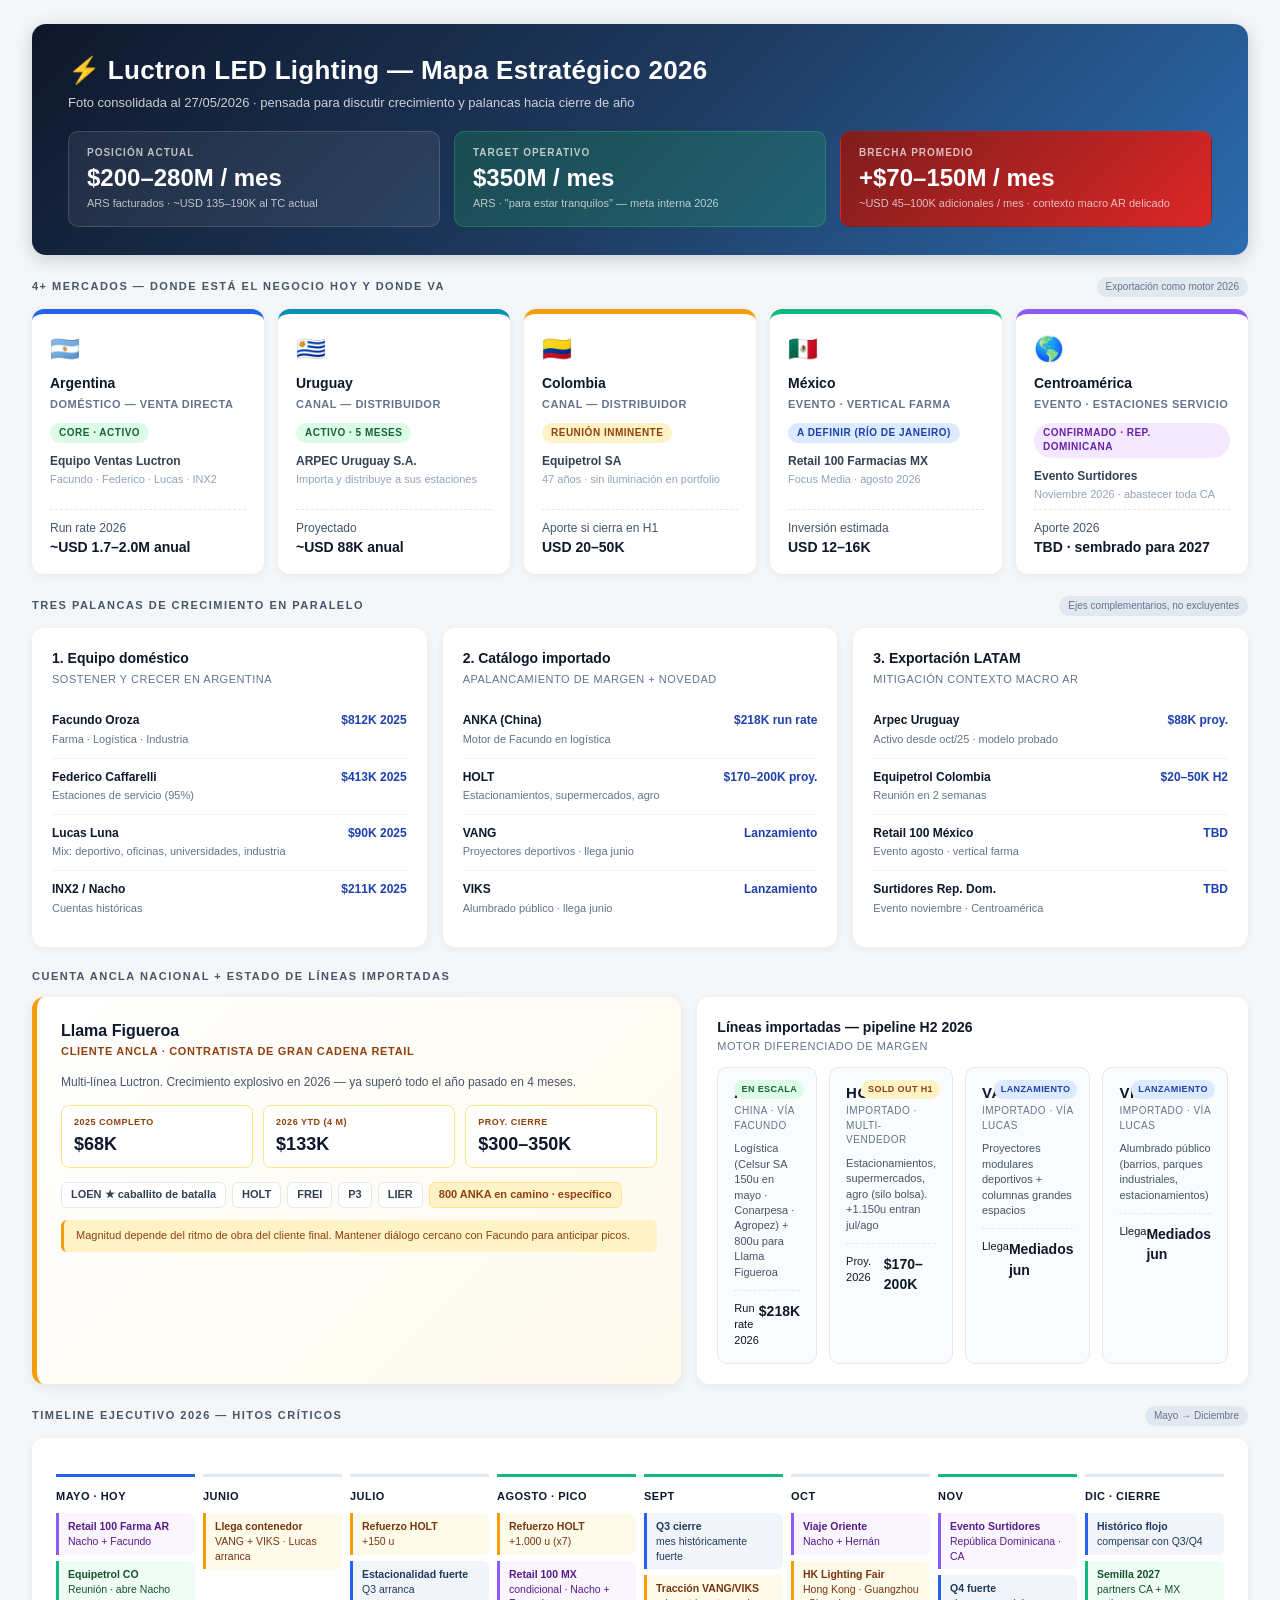
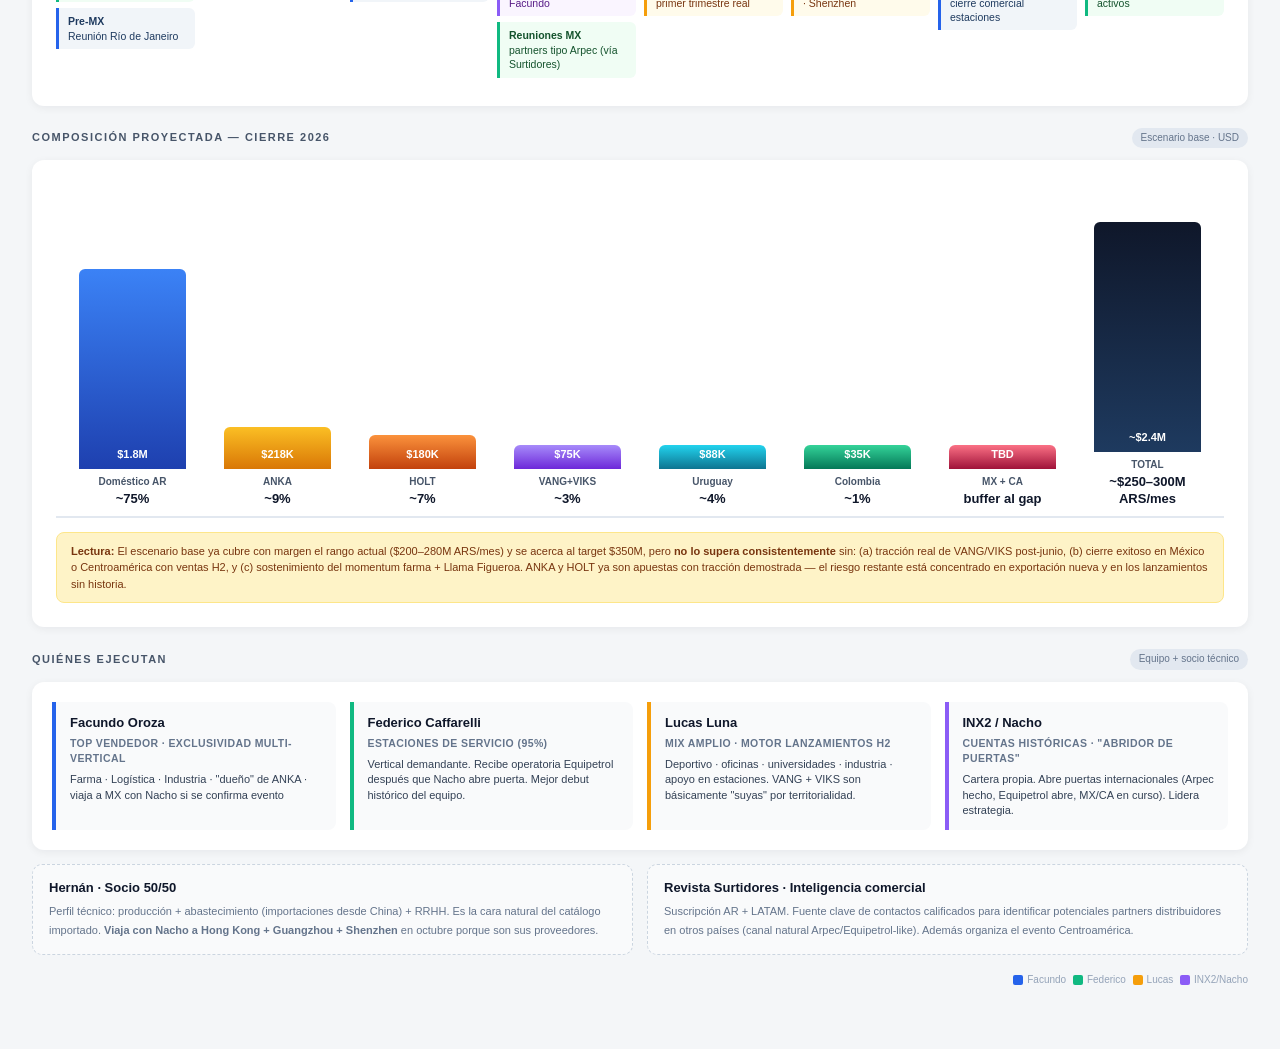
<file: mapa_estrategico_2026.html>
<!DOCTYPE html>
<html lang="es">
<head>
<meta charset="UTF-8">
<meta name="viewport" content="width=device-width, initial-scale=1.0">
<title>Luctron 2026 — Mapa Estratégico</title>
<style>
  *{box-sizing:border-box;margin:0;padding:0}
  body{font-family:'Segoe UI','Helvetica Neue',Arial,sans-serif;background:#f4f6f8;color:#0f172a;font-size:13px;line-height:1.45}
  .page{max-width:1500px;margin:0 auto;padding:24px 32px 40px}
  header.hero{background:linear-gradient(135deg,#0f172a 0%,#1e3a5f 50%,#2b6cb0 100%);color:#fff;padding:28px 36px;border-radius:14px;margin-bottom:22px;box-shadow:0 4px 18px rgba(15,23,42,.18)}
  header.hero h1{font-size:26px;font-weight:800;letter-spacing:.3px;margin-bottom:4px}
  header.hero .subtitle{font-size:13px;opacity:.78;margin-bottom:18px}
  .target-strip{display:grid;grid-template-columns:1fr 1fr 1fr;gap:14px}
  .strip-cell{background:rgba(255,255,255,.07);border:1px solid rgba(255,255,255,.13);border-radius:10px;padding:14px 18px}
  .strip-cell .lbl{font-size:10px;font-weight:700;text-transform:uppercase;letter-spacing:1px;opacity:.7;margin-bottom:6px}
  .strip-cell .val{font-size:24px;font-weight:800;color:#fff;line-height:1}
  .strip-cell .sub{font-size:11px;opacity:.7;margin-top:6px}
  .strip-cell.gap{background:linear-gradient(135deg,#7f1d1d,#dc2626);border-color:transparent}

  section{margin-bottom:22px}
  .section-head{display:flex;align-items:center;justify-content:space-between;margin-bottom:12px}
  .section-head h2{font-size:11px;font-weight:800;text-transform:uppercase;letter-spacing:1.5px;color:#475569}
  .section-head .badge{font-size:10px;color:#64748b;padding:3px 9px;background:#e2e8f0;border-radius:999px}

  /* MARKETS */
  .markets{display:grid;grid-template-columns:repeat(5,1fr);gap:14px}
  .mkt{background:#fff;border-radius:12px;padding:18px 18px 16px;box-shadow:0 2px 8px rgba(15,23,42,.06);border-top:5px solid #cbd5e1;position:relative;display:flex;flex-direction:column}
  .mkt .flag{font-size:24px;margin-bottom:6px}
  .mkt .country{font-size:14px;font-weight:800;color:#0f172a;margin-bottom:3px}
  .mkt .channel{font-size:11px;color:#64748b;text-transform:uppercase;letter-spacing:.5px;font-weight:600;margin-bottom:10px}
  .mkt .status{display:inline-block;padding:3px 9px;border-radius:999px;font-size:10px;font-weight:700;margin-bottom:10px;align-self:flex-start;text-transform:uppercase;letter-spacing:.5px}
  .status.active{background:#dcfce7;color:#166534}
  .status.pipeline{background:#fef3c7;color:#92400e}
  .status.exploratory{background:#dbeafe;color:#1e40af}
  .status.future{background:#f3e8ff;color:#6b21a8}
  .mkt .partner{font-size:12px;color:#334155;margin-bottom:6px;font-weight:600}
  .mkt .partner small{display:block;color:#94a3b8;font-weight:400;font-size:11px;margin-top:2px}
  .mkt .figure{margin-top:auto;padding-top:10px;border-top:1px dashed #e2e8f0;font-size:12px;color:#475569}
  .mkt .figure strong{color:#0f172a;font-size:14px;display:block}
  .mkt.ar{border-top-color:#2563eb}
  .mkt.uy{border-top-color:#0891b2}
  .mkt.co{border-top-color:#f59e0b}
  .mkt.mx{border-top-color:#10b981}
  .mkt.ca{border-top-color:#8b5cf6}

  /* LEVERS */
  .levers{display:grid;grid-template-columns:repeat(3,1fr);gap:16px}
  .lever{background:#fff;border-radius:12px;padding:20px;box-shadow:0 2px 8px rgba(15,23,42,.06)}
  .lever h3{font-size:14px;font-weight:800;color:#0f172a;margin-bottom:4px}
  .lever .sub{font-size:11px;color:#64748b;margin-bottom:14px;text-transform:uppercase;letter-spacing:.5px}
  .lever-item{padding:10px 0;border-bottom:1px solid #f1f5f9;display:flex;justify-content:space-between;align-items:start;gap:10px}
  .lever-item:last-child{border-bottom:0}
  .lever-item .who{font-weight:700;color:#0f172a;font-size:12px}
  .lever-item .what{font-size:11px;color:#64748b;margin-top:2px}
  .lever-item .num{font-size:12px;font-weight:700;color:#1e40af;white-space:nowrap}

  /* CLIENTE ANCLA */
  .anchor-grid{display:grid;grid-template-columns:1.4fr 1fr;gap:16px}
  .anchor{background:linear-gradient(135deg,#fff,#fef9ec);border-radius:12px;padding:22px 24px;box-shadow:0 3px 12px rgba(15,23,42,.08);border-left:5px solid #f59e0b}
  .anchor h3{font-size:16px;font-weight:800;color:#0f172a;margin-bottom:2px}
  .anchor .anchor-sub{font-size:11px;color:#92400e;font-weight:700;text-transform:uppercase;letter-spacing:.7px;margin-bottom:14px}
  .anchor .desc{font-size:12px;color:#475569;margin-bottom:14px}
  .anchor .stats{display:grid;grid-template-columns:repeat(3,1fr);gap:10px;margin-bottom:14px}
  .anchor .stat{background:#fff;padding:10px 12px;border-radius:8px;border:1px solid #fde68a}
  .anchor .stat .l{font-size:9px;font-weight:700;color:#92400e;text-transform:uppercase;letter-spacing:.5px}
  .anchor .stat .v{font-size:18px;font-weight:800;color:#0f172a;margin-top:2px}
  .anchor .lines{display:flex;flex-wrap:wrap;gap:6px}
  .anchor .ln{background:#fff;border:1px solid #e2e8f0;border-radius:6px;padding:4px 9px;font-size:11px;color:#334155;font-weight:600}
  .anchor .ln.imp{background:#fef3c7;border-color:#fde68a;color:#92400e}
  .anchor .warn{font-size:11px;color:#92400e;padding:8px 12px;background:#fef3c7;border-radius:6px;margin-top:12px;border-left:3px solid #f59e0b}

  /* IMPORTED LINES */
  .imported{background:#fff;border-radius:12px;padding:20px;box-shadow:0 2px 8px rgba(15,23,42,.06)}
  .imp-grid{display:grid;grid-template-columns:repeat(4,1fr);gap:12px;margin-top:12px}
  .imp-card{background:#fafbfc;border:1px solid #e5e7eb;border-radius:10px;padding:14px 16px;position:relative}
  .imp-card .ln-name{font-size:15px;font-weight:800;color:#0f172a;letter-spacing:.5px}
  .imp-card .ln-origin{font-size:10px;color:#64748b;text-transform:uppercase;letter-spacing:.5px;margin-top:1px}
  .imp-card .ln-use{font-size:11px;color:#475569;margin-top:8px;line-height:1.4}
  .imp-card .ln-num{margin-top:10px;padding-top:10px;border-top:1px dashed #e5e7eb;display:flex;justify-content:space-between;font-size:11px}
  .imp-card .ln-num .n{font-weight:800;color:#0f172a;font-size:14px}
  .imp-card .pill{position:absolute;top:12px;right:12px;font-size:9px;font-weight:700;padding:3px 7px;border-radius:999px;text-transform:uppercase;letter-spacing:.4px}
  .pill.ok{background:#dcfce7;color:#166534}
  .pill.new{background:#dbeafe;color:#1e40af}
  .pill.scaling{background:#fef3c7;color:#92400e}

  /* TIMELINE */
  .timeline{background:#fff;border-radius:12px;padding:22px 24px;box-shadow:0 2px 8px rgba(15,23,42,.06);overflow-x:auto}
  .tl-track{display:grid;grid-template-columns:repeat(8,1fr);gap:8px;margin-top:14px;min-width:900px}
  .tl-month{border-top:3px solid #e2e8f0;padding-top:12px;position:relative;min-height:140px}
  .tl-month.current{border-top-color:#2563eb}
  .tl-month.peak{border-top-color:#10b981}
  .tl-month-name{font-size:11px;font-weight:800;color:#0f172a;text-transform:uppercase;letter-spacing:.5px;margin-bottom:8px}
  .tl-event{background:#f1f5f9;border-left:3px solid #2563eb;padding:6px 9px;margin-bottom:6px;border-radius:0 6px 6px 0;font-size:10.5px;color:#1e3a5f;line-height:1.35}
  .tl-event.export{border-left-color:#10b981;background:#f0fdf4;color:#14532d}
  .tl-event.catalog{border-left-color:#f59e0b;background:#fffbeb;color:#78350f}
  .tl-event.event{border-left-color:#8b5cf6;background:#faf5ff;color:#581c87}
  .tl-event b{display:block;font-weight:800;margin-bottom:1px}

  /* CIERRE 2026 PROJECTION */
  .projection{background:#fff;border-radius:12px;padding:24px;box-shadow:0 2px 8px rgba(15,23,42,.06)}
  .waterfall{display:flex;align-items:flex-end;gap:12px;margin-top:18px;padding:20px 10px 8px;border-bottom:2px solid #e2e8f0;min-height:240px}
  .bar-col{flex:1;display:flex;flex-direction:column;align-items:center;gap:6px;position:relative}
  .bar{width:80%;border-radius:6px 6px 0 0;display:flex;align-items:flex-end;justify-content:center;color:#fff;font-weight:700;font-size:11px;padding-bottom:6px;min-height:24px;transition:all .3s}
  .bar-label{font-size:10px;color:#475569;text-align:center;font-weight:600;line-height:1.3}
  .bar-label .v{display:block;font-size:13px;color:#0f172a;font-weight:800;margin-top:3px}
  .bar.dom{background:linear-gradient(180deg,#3b82f6,#1e40af)}
  .bar.anka{background:linear-gradient(180deg,#fbbf24,#d97706)}
  .bar.holt{background:linear-gradient(180deg,#fb923c,#c2410c)}
  .bar.newp{background:linear-gradient(180deg,#a78bfa,#6d28d9)}
  .bar.uy{background:linear-gradient(180deg,#22d3ee,#0e7490)}
  .bar.co{background:linear-gradient(180deg,#34d399,#047857)}
  .bar.mx{background:linear-gradient(180deg,#fb7185,#9f1239)}
  .bar.total{background:linear-gradient(180deg,#0f172a,#1e3a5f)}
  .ann{background:#fef3c7;border:1px solid #fde68a;padding:10px 14px;border-radius:8px;font-size:11px;color:#78350f;margin-top:14px;line-height:1.5}

  /* TEAM FOOTER */
  .team{display:grid;grid-template-columns:repeat(4,1fr);gap:14px;background:#fff;border-radius:12px;padding:20px;box-shadow:0 2px 8px rgba(15,23,42,.06)}
  .team-member{padding:12px 14px;border-left:4px solid #cbd5e1;background:#f9fafb;border-radius:0 8px 8px 0}
  .team-member.fa{border-left-color:#2563eb}
  .team-member.fe{border-left-color:#10b981}
  .team-member.lu{border-left-color:#f59e0b}
  .team-member.in{border-left-color:#8b5cf6}
  .team-member .name{font-weight:800;color:#0f172a;font-size:13px}
  .team-member .role{font-size:10.5px;color:#64748b;margin:3px 0 6px;text-transform:uppercase;letter-spacing:.4px;font-weight:600}
  .team-member .verts{font-size:11px;color:#334155;line-height:1.4}
  .partner-row{display:grid;grid-template-columns:1fr 1fr;gap:14px;margin-top:14px}
  .partner-cell{background:#f9fafb;padding:14px 16px;border-radius:10px;border:1px dashed #cbd5e0}
  .partner-cell strong{display:block;color:#0f172a;font-size:13px;margin-bottom:4px}
  .partner-cell small{color:#64748b;font-size:11px;line-height:1.5}

  .legend{font-size:10px;color:#94a3b8;margin-top:18px;text-align:right}
  .legend .dot{display:inline-block;width:10px;height:10px;border-radius:2px;vertical-align:middle;margin:0 4px}
  @media print{
    body{background:#fff}
    .page{padding:12px}
    header.hero{box-shadow:none}
  }
</style>
</head>
<body>
<div class="page">

<header class="hero">
  <h1>⚡ Luctron LED Lighting — Mapa Estratégico 2026</h1>
  <div class="subtitle">Foto consolidada al 27/05/2026 · pensada para discutir crecimiento y palancas hacia cierre de año</div>
  <div class="target-strip">
    <div class="strip-cell">
      <div class="lbl">Posición actual</div>
      <div class="val">$200–280M / mes</div>
      <div class="sub">ARS facturados · ~USD 135–190K al TC actual</div>
    </div>
    <div class="strip-cell" style="background:rgba(34,197,94,.18);border-color:rgba(34,197,94,.35)">
      <div class="lbl">Target operativo</div>
      <div class="val">$350M / mes</div>
      <div class="sub">ARS · "para estar tranquilos" — meta interna 2026</div>
    </div>
    <div class="strip-cell gap">
      <div class="lbl">Brecha promedio</div>
      <div class="val">+$70–150M / mes</div>
      <div class="sub">~USD 45–100K adicionales / mes · contexto macro AR delicado</div>
    </div>
  </div>
</header>

<!-- MERCADOS -->
<section>
  <div class="section-head"><h2>4+ Mercados — donde está el negocio hoy y donde va</h2><span class="badge">Exportación como motor 2026</span></div>
  <div class="markets">
    <div class="mkt ar">
      <div class="flag">🇦🇷</div>
      <div class="country">Argentina</div>
      <div class="channel">Doméstico — venta directa</div>
      <span class="status active">Core · activo</span>
      <div class="partner">Equipo Ventas Luctron<small>Facundo · Federico · Lucas · INX2</small></div>
      <div class="figure">Run rate 2026<strong>~USD 1.7–2.0M anual</strong></div>
    </div>
    <div class="mkt uy">
      <div class="flag">🇺🇾</div>
      <div class="country">Uruguay</div>
      <div class="channel">Canal — distribuidor</div>
      <span class="status active">Activo · 5 meses</span>
      <div class="partner">ARPEC Uruguay S.A.<small>Importa y distribuye a sus estaciones</small></div>
      <div class="figure">Proyectado<strong>~USD 88K anual</strong></div>
    </div>
    <div class="mkt co">
      <div class="flag">🇨🇴</div>
      <div class="country">Colombia</div>
      <div class="channel">Canal — distribuidor</div>
      <span class="status pipeline">Reunión inminente</span>
      <div class="partner">Equipetrol SA<small>47 años · sin iluminación en portfolio</small></div>
      <div class="figure">Aporte si cierra en H1<strong>USD 20–50K</strong></div>
    </div>
    <div class="mkt mx">
      <div class="flag">🇲🇽</div>
      <div class="country">México</div>
      <div class="channel">Evento · vertical farma</div>
      <span class="status exploratory">A definir (Río de Janeiro)</span>
      <div class="partner">Retail 100 Farmacias MX<small>Focus Media · agosto 2026</small></div>
      <div class="figure">Inversión estimada<strong>USD 12–16K</strong></div>
    </div>
    <div class="mkt ca">
      <div class="flag">🌎</div>
      <div class="country">Centroamérica</div>
      <div class="channel">Evento · estaciones servicio</div>
      <span class="status future">Confirmado · Rep. Dominicana</span>
      <div class="partner">Evento Surtidores<small>Noviembre 2026 · abastecer toda CA</small></div>
      <div class="figure">Aporte 2026<strong>TBD · sembrado para 2027</strong></div>
    </div>
  </div>
</section>

<!-- TRES PALANCAS -->
<section>
  <div class="section-head"><h2>Tres palancas de crecimiento en paralelo</h2><span class="badge">Ejes complementarios, no excluyentes</span></div>
  <div class="levers">
    <div class="lever">
      <h3>1. Equipo doméstico</h3>
      <div class="sub">Sostener y crecer en Argentina</div>
      <div class="lever-item"><div><div class="who">Facundo Oroza</div><div class="what">Farma · Logística · Industria</div></div><div class="num">$812K 2025</div></div>
      <div class="lever-item"><div><div class="who">Federico Caffarelli</div><div class="what">Estaciones de servicio (95%)</div></div><div class="num">$413K 2025</div></div>
      <div class="lever-item"><div><div class="who">Lucas Luna</div><div class="what">Mix: deportivo, oficinas, universidades, industria</div></div><div class="num">$90K 2025</div></div>
      <div class="lever-item"><div><div class="who">INX2 / Nacho</div><div class="what">Cuentas históricas</div></div><div class="num">$211K 2025</div></div>
    </div>
    <div class="lever">
      <h3>2. Catálogo importado</h3>
      <div class="sub">Apalancamiento de margen + novedad</div>
      <div class="lever-item"><div><div class="who">ANKA (China)</div><div class="what">Motor de Facundo en logística</div></div><div class="num">$218K run rate</div></div>
      <div class="lever-item"><div><div class="who">HOLT</div><div class="what">Estacionamientos, supermercados, agro</div></div><div class="num">$170–200K proy.</div></div>
      <div class="lever-item"><div><div class="who">VANG</div><div class="what">Proyectores deportivos · llega junio</div></div><div class="num">Lanzamiento</div></div>
      <div class="lever-item"><div><div class="who">VIKS</div><div class="what">Alumbrado público · llega junio</div></div><div class="num">Lanzamiento</div></div>
    </div>
    <div class="lever">
      <h3>3. Exportación LATAM</h3>
      <div class="sub">Mitigación contexto macro AR</div>
      <div class="lever-item"><div><div class="who">Arpec Uruguay</div><div class="what">Activo desde oct/25 · modelo probado</div></div><div class="num">$88K proy.</div></div>
      <div class="lever-item"><div><div class="who">Equipetrol Colombia</div><div class="what">Reunión en 2 semanas</div></div><div class="num">$20–50K H2</div></div>
      <div class="lever-item"><div><div class="who">Retail 100 México</div><div class="what">Evento agosto · vertical farma</div></div><div class="num">TBD</div></div>
      <div class="lever-item"><div><div class="who">Surtidores Rep. Dom.</div><div class="what">Evento noviembre · Centroamérica</div></div><div class="num">TBD</div></div>
    </div>
  </div>
</section>

<!-- CLIENTE ANCLA + IMPORTADAS -->
<section>
  <div class="section-head"><h2>Cuenta ancla nacional + Estado de líneas importadas</h2></div>
  <div class="anchor-grid">
    <div class="anchor">
      <h3>Llama Figueroa</h3>
      <div class="anchor-sub">Cliente ancla · contratista de gran cadena retail</div>
      <div class="desc">Multi-línea Luctron. Crecimiento explosivo en 2026 — ya superó todo el año pasado en 4 meses.</div>
      <div class="stats">
        <div class="stat"><div class="l">2025 completo</div><div class="v">$68K</div></div>
        <div class="stat"><div class="l">2026 YTD (4 m)</div><div class="v">$133K</div></div>
        <div class="stat"><div class="l">Proy. cierre</div><div class="v">$300–350K</div></div>
      </div>
      <div class="lines">
        <span class="ln">LOEN ★ caballito de batalla</span>
        <span class="ln">HOLT</span>
        <span class="ln">FREI</span>
        <span class="ln">P3</span>
        <span class="ln">LIER</span>
        <span class="ln imp">800 ANKA en camino · específico</span>
      </div>
      <div class="warn">Magnitud depende del ritmo de obra del cliente final. Mantener diálogo cercano con Facundo para anticipar picos.</div>
    </div>

    <div class="imported">
      <h3 style="font-size:14px;font-weight:800;color:#0f172a;margin-bottom:2px">Líneas importadas — pipeline H2 2026</h3>
      <div style="font-size:11px;color:#64748b;text-transform:uppercase;letter-spacing:.5px">Motor diferenciado de margen</div>
      <div class="imp-grid">
        <div class="imp-card">
          <span class="pill ok">EN ESCALA</span>
          <div class="ln-name">ANKA</div>
          <div class="ln-origin">China · vía Facundo</div>
          <div class="ln-use">Logística (Celsur SA 150u en mayo · Conarpesa · Agropez) + 800u para Llama Figueroa</div>
          <div class="ln-num"><span>Run rate 2026</span><span class="n">$218K</span></div>
        </div>
        <div class="imp-card">
          <span class="pill scaling">SOLD OUT H1</span>
          <div class="ln-name">HOLT</div>
          <div class="ln-origin">Importado · multi-vendedor</div>
          <div class="ln-use">Estacionamientos, supermercados, agro (silo bolsa). +1.150u entran jul/ago</div>
          <div class="ln-num"><span>Proy. 2026</span><span class="n">$170–200K</span></div>
        </div>
        <div class="imp-card">
          <span class="pill new">LANZAMIENTO</span>
          <div class="ln-name">VANG</div>
          <div class="ln-origin">Importado · vía Lucas</div>
          <div class="ln-use">Proyectores modulares deportivos + columnas grandes espacios</div>
          <div class="ln-num"><span>Llega</span><span class="n">Mediados jun</span></div>
        </div>
        <div class="imp-card">
          <span class="pill new">LANZAMIENTO</span>
          <div class="ln-name">VIKS</div>
          <div class="ln-origin">Importado · vía Lucas</div>
          <div class="ln-use">Alumbrado público (barrios, parques industriales, estacionamientos)</div>
          <div class="ln-num"><span>Llega</span><span class="n">Mediados jun</span></div>
        </div>
      </div>
    </div>
  </div>
</section>

<!-- TIMELINE -->
<section>
  <div class="section-head"><h2>Timeline ejecutivo 2026 — hitos críticos</h2><span class="badge">Mayo → Diciembre</span></div>
  <div class="timeline">
    <div class="tl-track">
      <div class="tl-month current">
        <div class="tl-month-name">MAYO · hoy</div>
        <div class="tl-event event"><b>Retail 100 Farma AR</b>Nacho + Facundo</div>
        <div class="tl-event export"><b>Equipetrol CO</b>Reunión · abre Nacho</div>
        <div class="tl-event"><b>Pre-MX</b>Reunión Río de Janeiro</div>
      </div>
      <div class="tl-month">
        <div class="tl-month-name">JUNIO</div>
        <div class="tl-event catalog"><b>Llega contenedor</b>VANG + VIKS · Lucas arranca</div>
      </div>
      <div class="tl-month">
        <div class="tl-month-name">JULIO</div>
        <div class="tl-event catalog"><b>Refuerzo HOLT</b>+150 u</div>
        <div class="tl-event"><b>Estacionalidad fuerte</b>Q3 arranca</div>
      </div>
      <div class="tl-month peak">
        <div class="tl-month-name">AGOSTO · pico</div>
        <div class="tl-event catalog"><b>Refuerzo HOLT</b>+1.000 u (x7)</div>
        <div class="tl-event event"><b>Retail 100 MX</b>condicional · Nacho + Facundo</div>
        <div class="tl-event export"><b>Reuniones MX</b>partners tipo Arpec (vía Surtidores)</div>
      </div>
      <div class="tl-month peak">
        <div class="tl-month-name">SEPT</div>
        <div class="tl-event"><b>Q3 cierre</b>mes históricamente fuerte</div>
        <div class="tl-event catalog"><b>Tracción VANG/VIKS</b>primer trimestre real</div>
      </div>
      <div class="tl-month">
        <div class="tl-month-name">OCT</div>
        <div class="tl-event event"><b>Viaje Oriente</b>Nacho + Hernán</div>
        <div class="tl-event catalog"><b>HK Lighting Fair</b>Hong Kong · Guangzhou · Shenzhen</div>
      </div>
      <div class="tl-month peak">
        <div class="tl-month-name">NOV</div>
        <div class="tl-event event"><b>Evento Surtidores</b>República Dominicana · CA</div>
        <div class="tl-event"><b>Q4 fuerte</b>cierre comercial estaciones</div>
      </div>
      <div class="tl-month">
        <div class="tl-month-name">DIC · cierre</div>
        <div class="tl-event"><b>Histórico flojo</b>compensar con Q3/Q4</div>
        <div class="tl-event export"><b>Semilla 2027</b>partners CA + MX activos</div>
      </div>
    </div>
  </div>
</section>

<!-- PROYECCION CIERRE -->
<section>
  <div class="section-head"><h2>Composición proyectada — cierre 2026</h2><span class="badge">Escenario base · USD</span></div>
  <div class="projection">
    <div class="waterfall">
      <div class="bar-col">
        <div class="bar dom" style="height:200px">$1.8M</div>
        <div class="bar-label">Doméstico AR<span class="v">~75%</span></div>
      </div>
      <div class="bar-col">
        <div class="bar anka" style="height:42px">$218K</div>
        <div class="bar-label">ANKA<span class="v">~9%</span></div>
      </div>
      <div class="bar-col">
        <div class="bar holt" style="height:34px">$180K</div>
        <div class="bar-label">HOLT<span class="v">~7%</span></div>
      </div>
      <div class="bar-col">
        <div class="bar newp" style="height:16px">$75K</div>
        <div class="bar-label">VANG+VIKS<span class="v">~3%</span></div>
      </div>
      <div class="bar-col">
        <div class="bar uy" style="height:18px">$88K</div>
        <div class="bar-label">Uruguay<span class="v">~4%</span></div>
      </div>
      <div class="bar-col">
        <div class="bar co" style="height:8px">$35K</div>
        <div class="bar-label">Colombia<span class="v">~1%</span></div>
      </div>
      <div class="bar-col">
        <div class="bar mx" style="height:6px">TBD</div>
        <div class="bar-label">MX + CA<span class="v">buffer al gap</span></div>
      </div>
      <div class="bar-col">
        <div class="bar total" style="height:230px">~$2.4M</div>
        <div class="bar-label">TOTAL<span class="v">~$250–300M ARS/mes</span></div>
      </div>
    </div>
    <div class="ann">
      <b>Lectura:</b> El escenario base ya cubre con margen el rango actual ($200–280M ARS/mes) y se acerca al target $350M, pero <b>no lo supera consistentemente</b> sin: (a) tracción real de VANG/VIKS post-junio, (b) cierre exitoso en México o Centroamérica con ventas H2, y (c) sostenimiento del momentum farma + Llama Figueroa. ANKA y HOLT ya son apuestas con tracción demostrada — el riesgo restante está concentrado en exportación nueva y en los lanzamientos sin historia.
    </div>
  </div>
</section>

<!-- EQUIPO + SOCIO -->
<section>
  <div class="section-head"><h2>Quiénes ejecutan</h2><span class="badge">Equipo + socio técnico</span></div>
  <div class="team">
    <div class="team-member fa">
      <div class="name">Facundo Oroza</div>
      <div class="role">Top vendedor · exclusividad multi-vertical</div>
      <div class="verts">Farma · Logística · Industria · "dueño" de ANKA · viaja a MX con Nacho si se confirma evento</div>
    </div>
    <div class="team-member fe">
      <div class="name">Federico Caffarelli</div>
      <div class="role">Estaciones de servicio (95%)</div>
      <div class="verts">Vertical demandante. Recibe operatoria Equipetrol después que Nacho abre puerta. Mejor debut histórico del equipo.</div>
    </div>
    <div class="team-member lu">
      <div class="name">Lucas Luna</div>
      <div class="role">Mix amplio · motor lanzamientos H2</div>
      <div class="verts">Deportivo · oficinas · universidades · industria · apoyo en estaciones. VANG + VIKS son básicamente "suyas" por territorialidad.</div>
    </div>
    <div class="team-member in">
      <div class="name">INX2 / Nacho</div>
      <div class="role">Cuentas históricas · "abridor de puertas"</div>
      <div class="verts">Cartera propia. Abre puertas internacionales (Arpec hecho, Equipetrol abre, MX/CA en curso). Lidera estrategia.</div>
    </div>
  </div>
  <div class="partner-row">
    <div class="partner-cell">
      <strong>Hernán · Socio 50/50</strong>
      <small>Perfil técnico: producción + abastecimiento (importaciones desde China) + RRHH. Es la cara natural del catálogo importado. <b>Viaja con Nacho a Hong Kong + Guangzhou + Shenzhen</b> en octubre porque son sus proveedores.</small>
    </div>
    <div class="partner-cell">
      <strong>Revista Surtidores · Inteligencia comercial</strong>
      <small>Suscripción AR + LATAM. Fuente clave de contactos calificados para identificar potenciales partners distribuidores en otros países (canal natural Arpec/Equipetrol-like). Además organiza el evento Centroamérica.</small>
    </div>
  </div>
  <div class="legend">
    <span><span class="dot" style="background:#2563eb"></span>Facundo</span>
    <span><span class="dot" style="background:#10b981"></span>Federico</span>
    <span><span class="dot" style="background:#f59e0b"></span>Lucas</span>
    <span><span class="dot" style="background:#8b5cf6"></span>INX2/Nacho</span>
  </div>
</section>

</div>
</body>
</html>
</file>
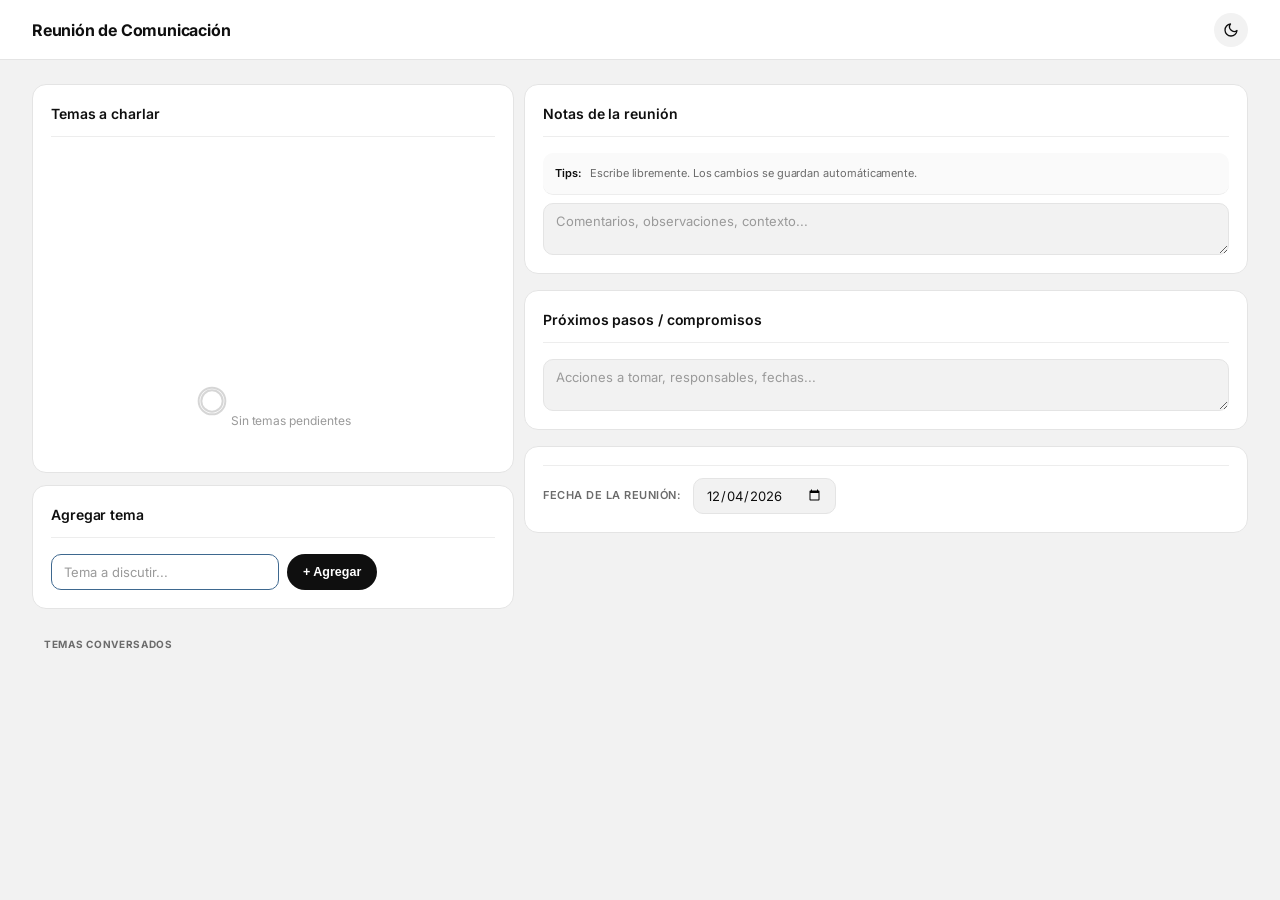
<file: reunion-comunicacion.html>
<!DOCTYPE html>
<html lang="es" data-theme="light">
<head>
    <meta charset="UTF-8">
    <meta name="viewport" content="width=device-width, initial-scale=1.0">
    <title>Dashboard Reuniones · Luctron</title>

    <!-- Pre-paint del tema (evita flash en dark mode) -->
    <script>
    (function () {
        try {
            var t = localStorage.getItem('lumi-reunion.theme');
            if (!t) t = window.matchMedia('(prefers-color-scheme: dark)').matches ? 'dark' : 'light';
            document.documentElement.setAttribute('data-theme', t);
        } catch (e) {
            document.documentElement.setAttribute('data-theme', 'light');
        }
    })();
    </script>

    <link rel="preconnect" href="https://fonts.googleapis.com">
    <link rel="preconnect" href="https://fonts.gstatic.com" crossorigin>
    <link href="https://fonts.googleapis.com/css2?family=Inter:wght@400;500;600;700&display=swap" rel="stylesheet">

    <style>
        /* === CSS Variables (LUMI Design System) === */
        :root {
            /* Paleta principal */
            --c-dark:           #000000;
            --c-midnight:       #0F0F0F;
            --c-deep-blue:      #0C2136;
            --c-misty-blue:     #3E688F;
            --c-white:          #FFFFFF;
            --c-light-gray:     #E8E8E8;
            --c-medium-gray:    #B0B0B0;

            /* Superficies (LIGHT) */
            --bg:               #F2F2F2;
            --surface:          #FFFFFF;
            --surface-2:        #FAFAFA;
            --surface-hover:    #F6F6F6;
            --feature-bg:       var(--c-deep-blue);

            --border:           #E4E4E4;
            --border-soft:      #EDEDED;
            --border-strong:    #D8D8D8;

            --text:             #0F0F0F;
            --text-2:           #2A2A2A;
            --muted:            #6B6B6B;
            --muted-2:          #9A9A9A;
            --on-dark:          #FFFFFF;
            --on-dark-muted:    #B7C3D1;

            --accent:           var(--c-deep-blue);
            --accent-2:         var(--c-misty-blue);
            --accent-soft:      #ECF1F7;

            /* Status */
            --verde:            #2E7A4F;
            --verde-bg:         #E8F4ED;
            --verde-border:     #B8DCC4;

            /* Tipografía */
            --font: "Inter", ui-sans-serif, -apple-system, BlinkMacSystemFont,
                    "Segoe UI", Roboto, "Helvetica Neue", Arial, sans-serif;

            /* Layout */
            --radius:           14px;
            --radius-sm:        10px;
            --radius-xs:        6px;
            --pill:             999px;
        }

        [data-theme="dark"] {
            --bg:               #0A0A0A;
            --surface:          #131313;
            --surface-2:        #181818;
            --surface-hover:    #1E1E1E;

            --border:           #262626;
            --border-soft:      #1F1F1F;
            --border-strong:    #333333;

            --text:             #F5F5F5;
            --text-2:           #D6D6D6;
            --muted:            #8B8B8B;
            --muted-2:          #5F5F5F;

            --accent:           var(--c-misty-blue);
            --accent-2:         #5C8AB5;
            --accent-soft:      #14233A;

            --verde:            #62B689;
            --verde-bg:         rgba(46, 122, 79, .16);
        }

        /* === Reset & Base === */
        * { box-sizing: border-box; }
        html, body { margin: 0; padding: 0; height: 100%; }

        body {
            background: var(--bg);
            color: var(--text);
            font-family: var(--font);
            font-size: 13.5px;
            line-height: 1.5;
            -webkit-font-smoothing: antialiased;
            -moz-osx-font-smoothing: grayscale;
            letter-spacing: -0.005em;
            transition: background-color .15s, color .15s;
        }

        /* === Layout Principal === */
        .app-container {
            display: grid;
            grid-template-columns: 1fr;
            grid-template-rows: 60px 1fr;
            min-height: 100vh;
        }

        .topbar {
            background: var(--surface);
            border-bottom: 1px solid var(--border);
            padding: 0 32px;
            display: flex;
            align-items: center;
            justify-content: space-between;
            position: sticky;
            top: 0;
            z-index: 50;
        }

        .topbar-title {
            font-size: 16px;
            font-weight: 700;
            color: var(--text);
            letter-spacing: -0.2px;
        }

        .topbar-actions {
            display: flex;
            align-items: center;
            gap: 12px;
        }

        .theme-toggle {
            width: 34px;
            height: 34px;
            border-radius: 50%;
            background: var(--bg);
            border: none;
            display: flex;
            align-items: center;
            justify-content: center;
            cursor: pointer;
            transition: background-color .12s;
        }

        .theme-toggle:hover {
            background: var(--surface-hover);
        }

        .theme-toggle svg {
            width: 16px;
            height: 16px;
            stroke: currentColor;
            color: var(--text);
        }

        .theme-toggle .icon-sun { display: none; }
        .theme-toggle .icon-moon { display: block; }
        [data-theme="dark"] .theme-toggle .icon-sun { display: block; }
        [data-theme="dark"] .theme-toggle .icon-moon { display: none; }

        /* === Main Content === */
        .app-main {
            padding: 24px 32px;
            overflow-y: auto;
        }

        .layout-2col {
            display: grid;
            grid-template-columns: minmax(340px, 0.8fr) 1.2fr;
            gap: 10px;
            max-width: 1400px;
            margin: 0 auto;
        }

        @media (max-width: 1200px) {
            .layout-2col {
                grid-template-columns: 1fr;
            }
        }

        /* === Card === */
        .card {
            background: var(--surface);
            border: 1px solid var(--border);
            border-radius: var(--radius);
            padding: 18px;
            transition: border-color .12s;
            display: flex;
            flex-direction: column;
            height: fit-content;
        }

        .card-header {
            display: flex;
            align-items: center;
            justify-content: space-between;
            margin-bottom: 16px;
            padding-bottom: 12px;
            border-bottom: 1px solid var(--border-soft);
        }

        .card-title {
            font-size: 14px;
            font-weight: 600;
            color: var(--text);
            letter-spacing: -0.1px;
        }

        .card-body {
            display: flex;
            flex-direction: column;
            gap: 8px;
        }

        /* === Temas List === */
        .temas-section {
            display: flex;
            flex-direction: column;
            gap: 12px;
        }

        .temas-list {
            display: flex;
            flex-direction: column;
            gap: 6px;
            min-height: 200px;
        }

        .tema-item {
            display: flex;
            align-items: center;
            gap: 10px;
            padding: 10px 12px;
            background: var(--surface-2);
            border: 1px solid var(--border-soft);
            border-radius: var(--radius-sm);
            cursor: grab;
            transition: background-color .12s, border-color .12s;
            user-select: none;
        }

        .tema-item:hover {
            background: var(--surface-hover);
            border-color: var(--border-strong);
        }

        .tema-item.dragging {
            opacity: 0.5;
            cursor: grabbing;
        }

        .tema-item.drag-over {
            background: var(--accent-soft);
            border-color: var(--accent);
        }

        .tema-item.conversado {
            opacity: 0.6;
        }

        .tema-item.conversado .tema-text {
            text-decoration: line-through;
            color: var(--muted);
        }

        .tema-checkbox {
            width: 18px;
            height: 18px;
            cursor: pointer;
            accent-color: var(--verde);
        }

        .tema-text {
            flex: 1;
            font-size: 13px;
            color: var(--text-2);
            transition: all .12s;
        }

        .tema-remove {
            width: 24px;
            height: 24px;
            background: transparent;
            border: none;
            color: var(--muted);
            cursor: pointer;
            padding: 4px;
            border-radius: var(--radius-xs);
            transition: all .12s;
            display: flex;
            align-items: center;
            justify-content: center;
        }

        .tema-remove:hover {
            background: var(--rojo-bg);
            color: var(--rojo);
        }

        .rojo { --rojo: #B33B3A; --rojo-bg: #FDECEC; }

        /* === Input Nuevo Tema === */
        .nuevo-tema-input-wrapper {
            display: flex;
            gap: 8px;
        }

        input[type="text"], textarea {
            padding: 9px 12px;
            background: var(--bg);
            border: 1px solid var(--border);
            border-radius: var(--radius-sm);
            color: var(--text);
            font-size: 13px;
            font-family: inherit;
            transition: border-color .12s, background .12s;
        }

        input[type="text"]::placeholder, textarea::placeholder {
            color: var(--muted-2);
        }

        input[type="text"]:focus, textarea:focus {
            outline: none;
            background: var(--surface);
            border-color: var(--accent-2);
        }

        .input-container {
            flex: 1;
        }

        /* === Botones === */
        .btn {
            border: none;
            border-radius: var(--pill);
            padding: 8px 16px;
            font-size: 12.5px;
            font-weight: 600;
            cursor: pointer;
            transition: all .12s;
            white-space: nowrap;
        }

        .btn-primary {
            background: var(--c-midnight);
            color: var(--c-white);
        }

        .btn-primary:hover {
            background: var(--c-dark);
        }

        [data-theme="dark"] .btn-primary {
            background: var(--c-misty-blue);
        }

        .btn-secondary {
            background: transparent;
            color: var(--text);
            border: 1px solid var(--border);
        }

        .btn-secondary:hover {
            border-color: var(--border-strong);
            background: var(--surface-hover);
        }

        /* === Notas === */
        .notas-container {
            display: flex;
            flex-direction: column;
            gap: 16px;
        }

        .notas-editor textarea {
            width: 100%;
            min-height: 200px;
            resize: vertical;
            padding: 12px;
            font-size: 13px;
        }

        .editor-toolbar {
            display: flex;
            gap: 8px;
            padding: 12px;
            background: var(--surface-2);
            border-radius: var(--radius-sm);
            border-bottom: 1px solid var(--border-soft);
            font-size: 11px;
            color: var(--muted);
            flex-wrap: wrap;
        }

        .editor-toolbar strong {
            font-weight: 600;
            color: var(--text);
        }

        /* === Fecha === */
        .fecha-section {
            display: flex;
            align-items: center;
            gap: 12px;
            padding-top: 12px;
            border-top: 1px solid var(--border-soft);
        }

        .fecha-label {
            font-size: 11px;
            font-weight: 600;
            text-transform: uppercase;
            letter-spacing: 0.5px;
            color: var(--muted);
        }

        input[type="date"] {
            padding: 8px 12px;
            background: var(--bg);
            border: 1px solid var(--border);
            border-radius: var(--radius-sm);
            color: var(--text);
            font-size: 13px;
            font-family: inherit;
        }

        /* === Empty State === */
        .empty-state {
            text-align: center;
            padding: 24px 12px;
            color: var(--muted-2);
            font-size: 12px;
        }

        .empty-state svg {
            width: 32px;
            height: 32px;
            margin-bottom: 8px;
            opacity: 0.4;
        }

        /* === Section Label === */
        .section-label {
            font-size: 10px;
            font-weight: 700;
            text-transform: uppercase;
            letter-spacing: 0.7px;
            color: var(--muted);
            margin-top: 16px;
            margin-bottom: 8px;
            padding: 0 12px;
        }

        /* === Responsive === */
        @media (max-width: 768px) {
            .app-main {
                padding: 16px;
            }

            .topbar {
                padding: 0 16px;
            }

            .layout-2col {
                gap: 16px;
            }
        }
    </style>
</head>
<body>
    <div class="app-container">
        <!-- TOPBAR -->
        <header class="topbar">
            <span class="topbar-title">Reunión de Comunicación</span>
            <div class="topbar-actions">
                <button class="theme-toggle" id="themeToggle" aria-label="Cambiar tema">
                    <svg class="icon-sun" viewBox="0 0 24 24" fill="none" stroke="currentColor" stroke-width="2" stroke-linecap="round" stroke-linejoin="round">
                        <circle cx="12" cy="12" r="5"></circle>
                        <line x1="12" y1="1" x2="12" y2="3"></line>
                        <line x1="12" y1="21" x2="12" y2="23"></line>
                        <line x1="4.22" y1="4.22" x2="5.64" y2="5.64"></line>
                        <line x1="18.36" y1="18.36" x2="19.78" y2="19.78"></line>
                        <line x1="1" y1="12" x2="3" y2="12"></line>
                        <line x1="21" y1="12" x2="23" y2="12"></line>
                        <line x1="4.22" y1="19.78" x2="5.64" y2="18.36"></line>
                        <line x1="18.36" y1="5.64" x2="19.78" y2="4.22"></line>
                    </svg>
                    <svg class="icon-moon" viewBox="0 0 24 24" fill="none" stroke="currentColor" stroke-width="2" stroke-linecap="round" stroke-linejoin="round">
                        <path d="M21 12.79A9 9 0 1 1 11.21 3 7 7 0 0 0 21 12.79z"></path>
                    </svg>
                </button>
            </div>
        </header>

        <!-- MAIN CONTENT -->
        <main class="app-main">
            <div class="layout-2col">
                <!-- COLUMNA IZQUIERDA: TEMAS -->
                <div class="temas-section">
                    <div class="card">
                        <div class="card-header">
                            <span class="card-title">Temas a charlar</span>
                        </div>
                        <div class="card-body">
                            <div id="temasACharlar" class="temas-list"></div>
                            <div class="empty-state" id="emptyStateCharlar" style="display: none;">
                                <svg viewBox="0 0 24 24" fill="none" stroke="currentColor" stroke-width="1.5">
                                    <path d="M12 2C6.48 2 2 6.48 2 12s4.48 10 10 10 10-4.48 10-10S17.52 2 12 2zm0 18c-4.42 0-8-3.58-8-8s3.58-8 8-8 8 3.58 8 8-3.58 8-8 8z"></path>
                                </svg>
                                Sin temas pendientes
                            </div>
                        </div>
                    </div>

                    <div class="card">
                        <div class="card-header">
                            <span class="card-title">Agregar tema</span>
                        </div>
                        <div class="card-body">
                            <div class="nuevo-tema-input-wrapper">
                                <input type="text" id="nuevoTemaInput" placeholder="Tema a discutir..." />
                                <button class="btn btn-primary" id="agregarTemaBtn">+ Agregar</button>
                            </div>
                        </div>
                    </div>

                    <div class="section-label">Temas conversados</div>
                    <div id="temasConversados" class="temas-list" style="opacity: 0.6;"></div>
                </div>

                <!-- COLUMNA DERECHA: NOTAS -->
                <div class="notas-container">
                    <div class="card">
                        <div class="card-header">
                            <span class="card-title">Notas de la reunión</span>
                        </div>
                        <div class="card-body">
                            <div class="editor-toolbar">
                                <strong>Tips:</strong> Escribe libremente. Los cambios se guardan automáticamente.
                            </div>
                            <textarea id="notasTextarea" placeholder="Comentarios, observaciones, contexto..."></textarea>
                        </div>
                    </div>

                    <div class="card">
                        <div class="card-header">
                            <span class="card-title">Próximos pasos / compromisos</span>
                        </div>
                        <div class="card-body">
                            <textarea id="proximosTextarea" placeholder="Acciones a tomar, responsables, fechas..."></textarea>
                        </div>
                    </div>

                    <div class="card">
                        <div class="fecha-section">
                            <span class="fecha-label">Fecha de la reunión:</span>
                            <input type="date" id="fechaReunion" />
                        </div>
                    </div>
                </div>
            </div>
        </main>
    </div>

    <script>
        // === Estado Global ===
        const state = {
            temas: [],
            notas: '',
            proximos: '',
            fecha: new Date().toISOString().split('T')[0]
        };

        // === Elementos DOM ===
        const temasACharlarEl = document.getElementById('temasACharlar');
        const temasConversadosEl = document.getElementById('temasConversados');
        const emptyStateCharlarEl = document.getElementById('emptyStateCharlar');
        const notasTextarea = document.getElementById('notasTextarea');
        const proximosTextarea = document.getElementById('proximosTextarea');
        const fechaInput = document.getElementById('fechaReunion');
        const nuevoTemaInput = document.getElementById('nuevoTemaInput');
        const agregarTemaBtn = document.getElementById('agregarTemaBtn');
        const themeToggle = document.getElementById('themeToggle');

        // === LocalStorage ===
        const STORAGE_KEY = 'lumi-reunion-data';

        function guardarDatos() {
            try {
                localStorage.setItem(STORAGE_KEY, JSON.stringify(state));
            } catch (e) {
                console.warn('No se pudo guardar en localStorage', e);
            }
        }

        function cargarDatos() {
            try {
                const datos = localStorage.getItem(STORAGE_KEY);
                if (datos) {
                    const parsed = JSON.parse(datos);
                    state.temas = parsed.temas || [];
                    state.notas = parsed.notas || '';
                    state.proximos = parsed.proximos || '';
                    state.fecha = parsed.fecha || new Date().toISOString().split('T')[0];
                }
            } catch (e) {
                console.warn('Error cargando datos', e);
            }
        }

        // === Render ===
        function renderTemas() {
            temasACharlarEl.innerHTML = '';
            temasConversadosEl.innerHTML = '';

            const temasActivos = state.temas.filter(t => !t.conversado);
            const temasCompletos = state.temas.filter(t => t.conversado);

            if (temasActivos.length === 0) {
                emptyStateCharlarEl.style.display = 'block';
            } else {
                emptyStateCharlarEl.style.display = 'none';
            }

            temasActivos.forEach((tema, idx) => {
                const el = crearTemaElement(tema, idx, false);
                temasACharlarEl.appendChild(el);
            });

            temasCompletos.forEach((tema, idx) => {
                const el = crearTemaElement(tema, idx, true);
                temasConversadosEl.appendChild(el);
            });
        }

        function crearTemaElement(tema, idx, conversado) {
            const div = document.createElement('div');
            div.className = `tema-item ${tema.conversado ? 'conversado' : ''}`;
            div.draggable = true;
            div.dataset.id = tema.id;
            div.dataset.idx = idx;

            div.innerHTML = `
                <input type="checkbox" class="tema-checkbox" ${tema.conversado ? 'checked' : ''} />
                <span class="tema-text">${escapeHtml(tema.texto)}</span>
                <button class="tema-remove" aria-label="Eliminar">
                    <svg viewBox="0 0 24 24" fill="none" stroke="currentColor" stroke-width="2" stroke-linecap="round" stroke-linejoin="round" style="width: 16px; height: 16px;">
                        <line x1="18" y1="6" x2="6" y2="18"></line>
                        <line x1="6" y1="6" x2="18" y2="18"></line>
                    </svg>
                </button>
            `;

            // Checkbox
            const checkbox = div.querySelector('.tema-checkbox');
            checkbox.addEventListener('change', () => {
                const temaObj = state.temas.find(t => t.id === tema.id);
                if (temaObj) {
                    temaObj.conversado = checkbox.checked;
                    guardarDatos();
                    renderTemas();
                }
            });

            // Remove
            const removeBtn = div.querySelector('.tema-remove');
            removeBtn.addEventListener('click', () => {
                state.temas = state.temas.filter(t => t.id !== tema.id);
                guardarDatos();
                renderTemas();
            });

            // Drag events
            div.addEventListener('dragstart', (e) => {
                div.classList.add('dragging');
                e.dataTransfer.effectAllowed = 'move';
                e.dataTransfer.setData('temaId', tema.id);
            });

            div.addEventListener('dragend', () => {
                div.classList.remove('dragging');
                temasACharlarEl.querySelectorAll('.tema-item').forEach(el => el.classList.remove('drag-over'));
                temasConversadosEl.querySelectorAll('.tema-item').forEach(el => el.classList.remove('drag-over'));
            });

            return div;
        }

        // === Drag & Drop Targets ===
        function setupDragTargets() {
            [temasACharlarEl, temasConversadosEl].forEach(target => {
                target.addEventListener('dragover', (e) => {
                    e.preventDefault();
                    e.dataTransfer.dropEffect = 'move';
                    target.querySelectorAll('.tema-item:not(.dragging)').forEach(el => {
                        el.classList.add('drag-over');
                    });
                });

                target.addEventListener('dragleave', (e) => {
                    if (e.target === target) {
                        target.querySelectorAll('.tema-item').forEach(el => {
                            el.classList.remove('drag-over');
                        });
                    }
                });

                target.addEventListener('drop', (e) => {
                    e.preventDefault();
                    target.querySelectorAll('.tema-item').forEach(el => el.classList.remove('drag-over'));

                    const temaId = e.dataTransfer.getData('temaId');
                    const tema = state.temas.find(t => t.id === temaId);

                    if (tema) {
                        // Si se dropea en conversados, marcar como conversado
                        if (target === temasConversadosEl) {
                            tema.conversado = true;
                        } else {
                            // Si se dropea en activos, marcar como no conversado
                            tema.conversado = false;
                        }
                        guardarDatos();
                        renderTemas();
                    }
                });
            });
        }

        // === Agregar Tema ===
        function agregarTema() {
            const texto = nuevoTemaInput.value.trim();
            if (!texto) return;

            state.temas.push({
                id: Date.now() + Math.random(),
                texto,
                conversado: false
            });

            nuevoTemaInput.value = '';
            nuevoTemaInput.focus();
            guardarDatos();
            renderTemas();
        }

        agregarTemaBtn.addEventListener('click', agregarTema);
        nuevoTemaInput.addEventListener('keypress', (e) => {
            if (e.key === 'Enter') agregarTema();
        });

        // === Notas Auto-save ===
        notasTextarea.addEventListener('input', () => {
            state.notas = notasTextarea.value;
            guardarDatos();
        });

        proximosTextarea.addEventListener('input', () => {
            state.proximos = proximosTextarea.value;
            guardarDatos();
        });

        fechaInput.addEventListener('change', () => {
            state.fecha = fechaInput.value;
            guardarDatos();
        });

        // === Theme Toggle ===
        themeToggle.addEventListener('click', () => {
            const html = document.documentElement;
            const current = html.getAttribute('data-theme') || 'light';
            const next = current === 'dark' ? 'light' : 'dark';
            html.setAttribute('data-theme', next);
            try {
                localStorage.setItem('lumi-reunion.theme', next);
            } catch (e) {}
        });

        // === Utilidades ===
        function escapeHtml(text) {
            const div = document.createElement('div');
            div.textContent = text;
            return div.innerHTML;
        }

        // === Init ===
        cargarDatos();
        notasTextarea.value = state.notas;
        proximosTextarea.value = state.proximos;
        fechaInput.value = state.fecha;
        renderTemas();
        setupDragTargets();
        nuevoTemaInput.focus();
    </script>
</body>
</html>
</file>
